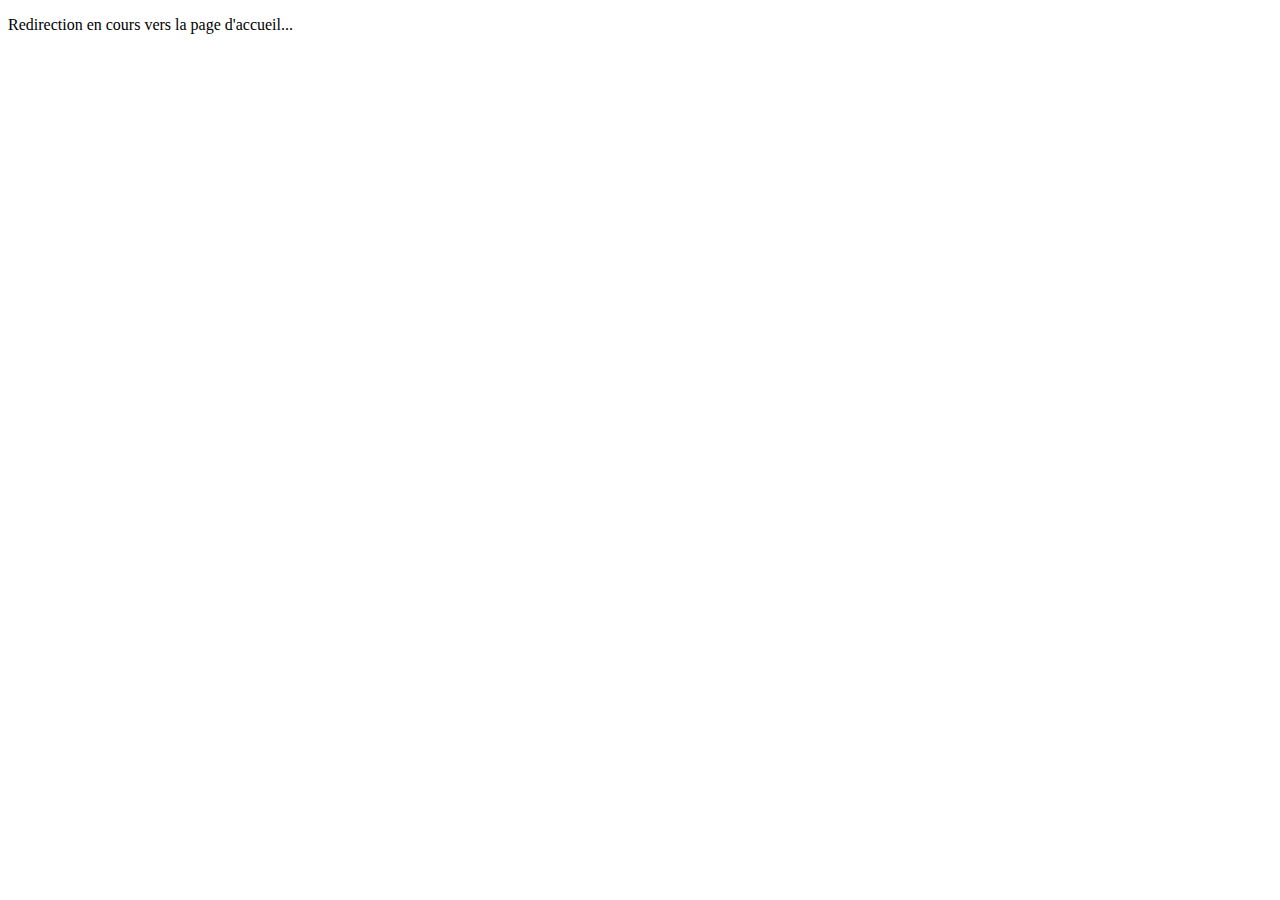
<file: index.html>
<!DOCTYPE html>
<html lang="fr">
<head>
    <meta charset="UTF-8">
    <meta name="viewport" content="width=device-width, initial-scale=1.0">
    <title>Redirection</title>
    <script>
        // Rediriger vers la page d'accueil
        
    </script>
</head>
<body>
    <p>Redirection en cours vers la page d'accueil...</p>
</body>
</html>
</file>
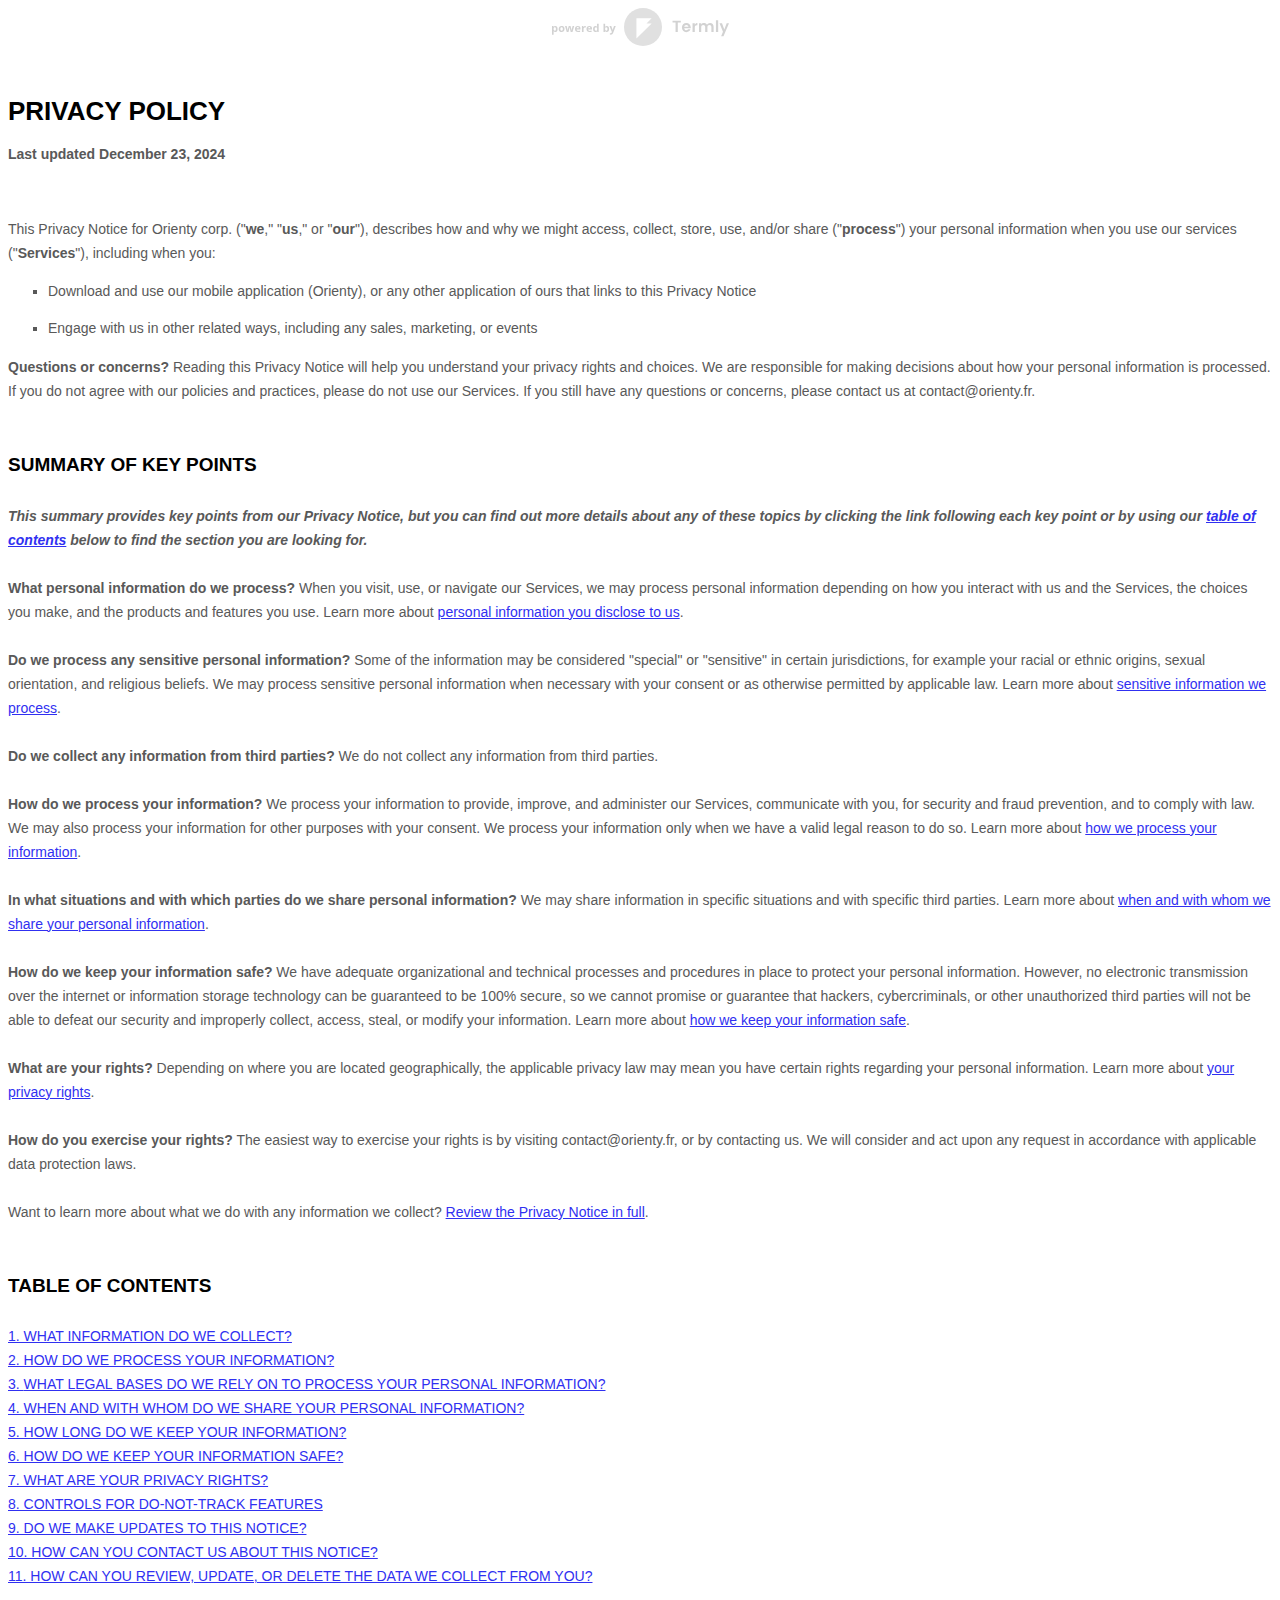
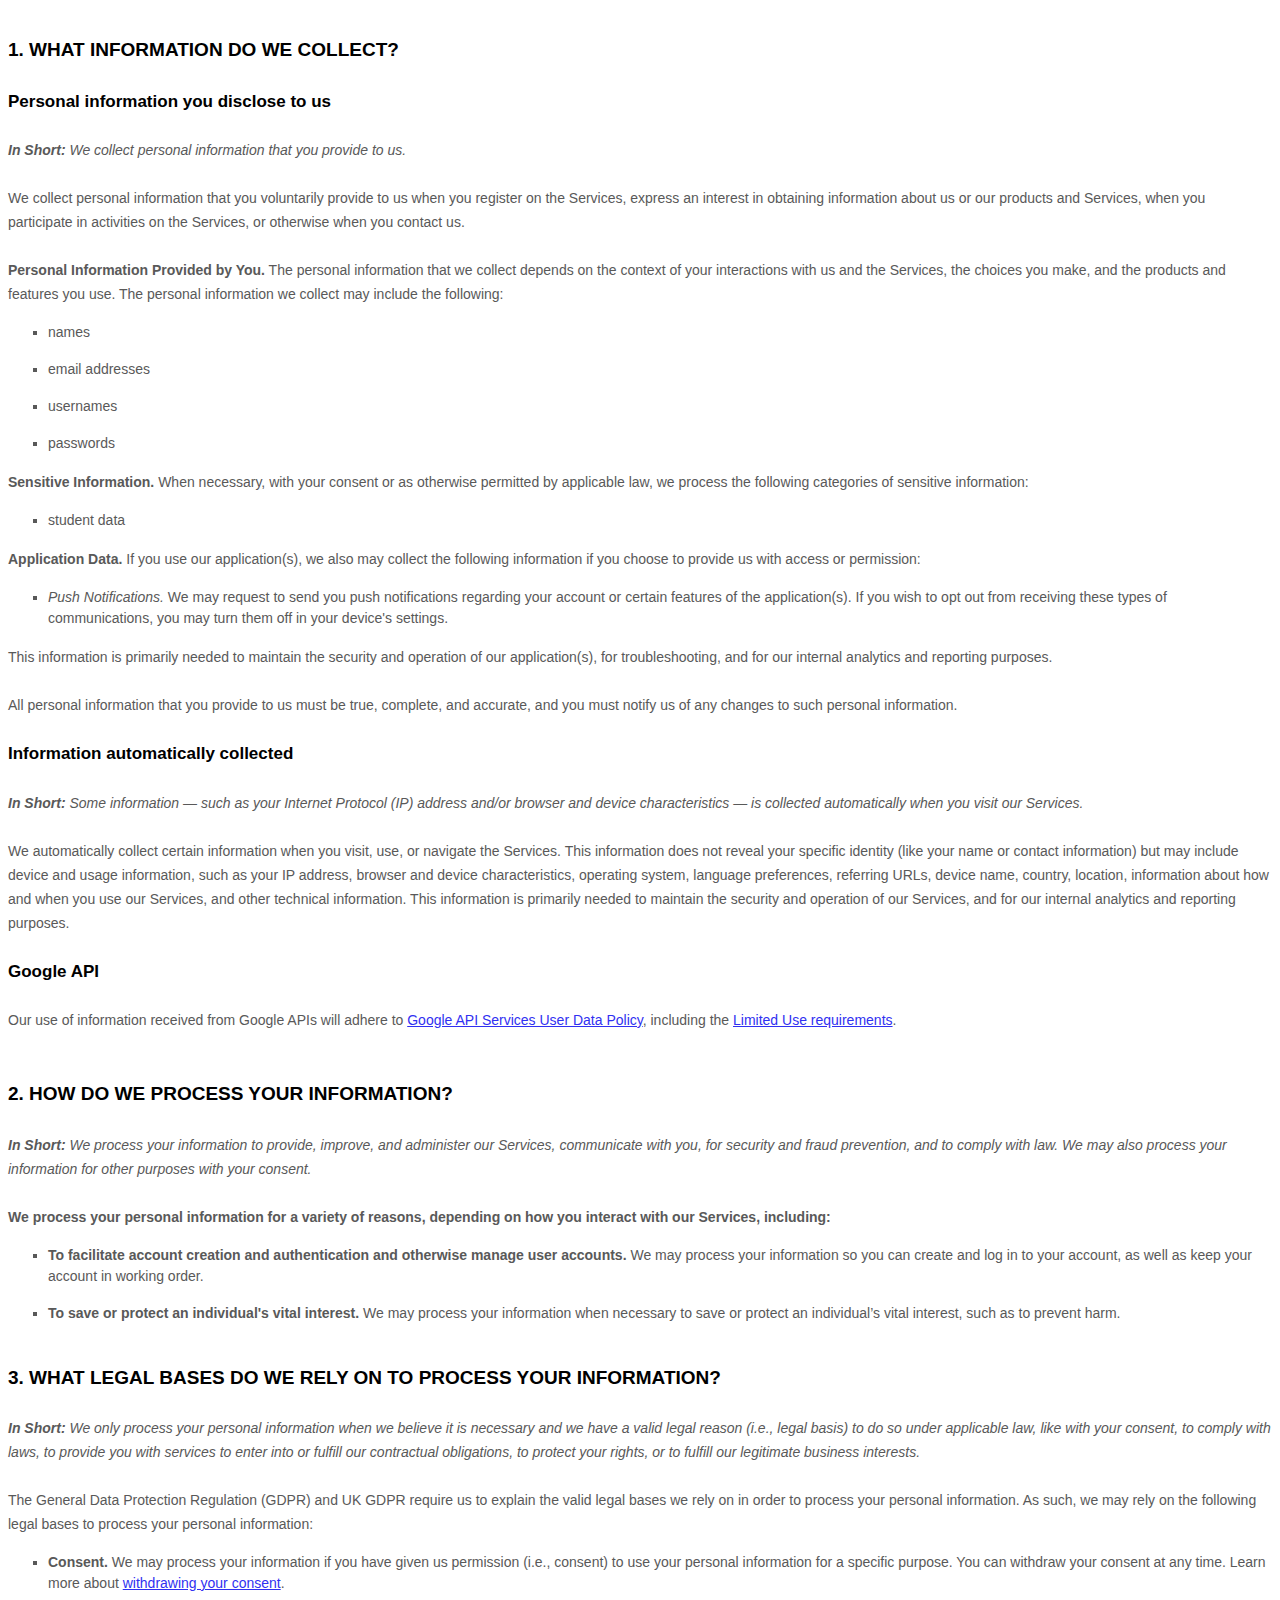
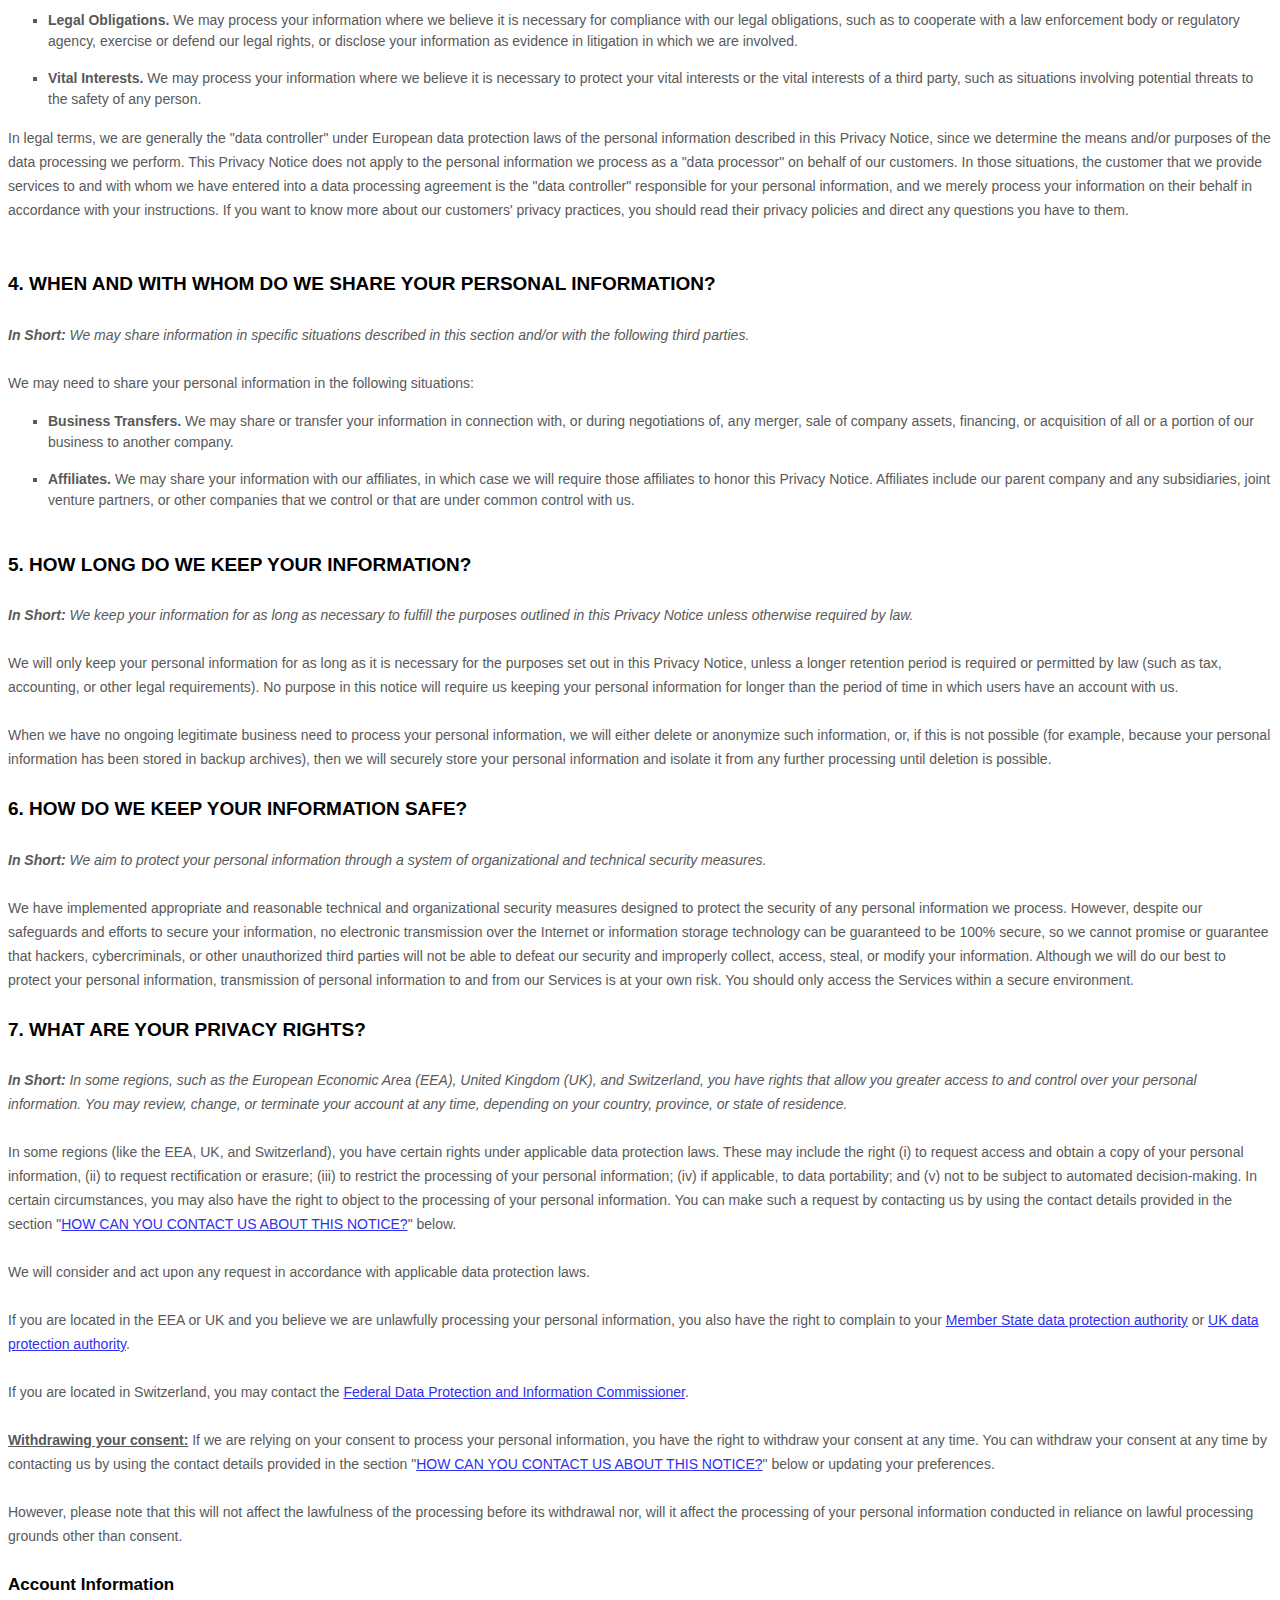
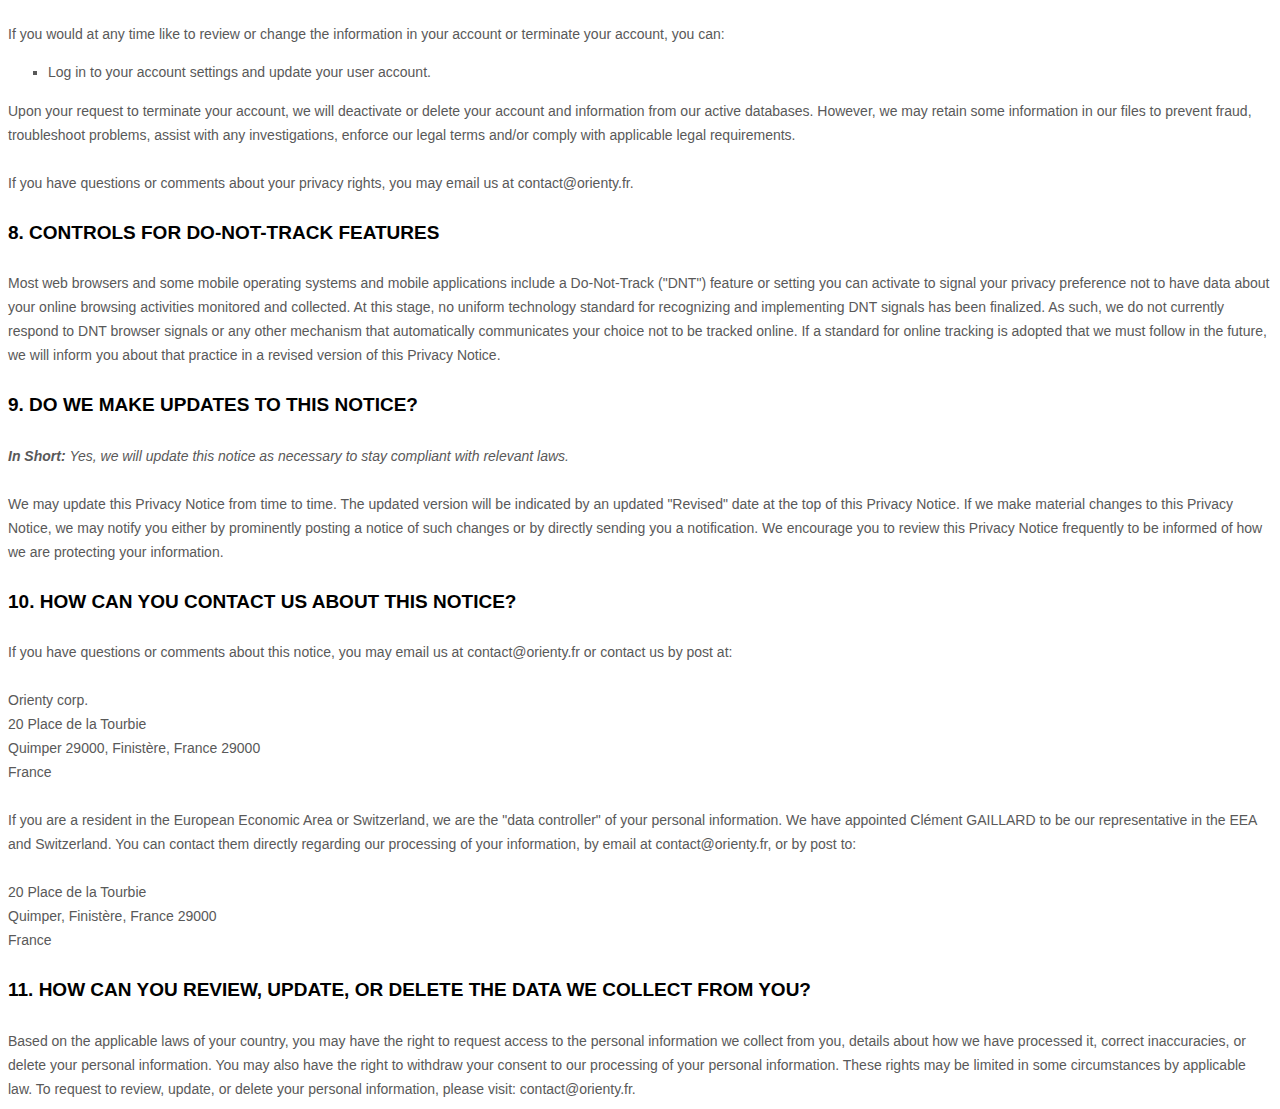
<file: Pages/ToS/tos.html>
<!DOCTYPE html>
<html lang="fr">
<head>
    <meta charset="UTF-8">
    <meta name="viewport" content="width=device-width, initial-scale=1.0">
    <title>Orienty - CGU</title>
</head>
<body>
    <style>
        [data-custom-class='body'], [data-custom-class='body'] * {
                background: transparent !important;
              }
      [data-custom-class='title'], [data-custom-class='title'] * {
                font-family: Arial !important;
      font-size: 26px !important;
      color: #000000 !important;
              }
      [data-custom-class='subtitle'], [data-custom-class='subtitle'] * {
                font-family: Arial !important;
      color: #595959 !important;
      font-size: 14px !important;
              }
      [data-custom-class='heading_1'], [data-custom-class='heading_1'] * {
                font-family: Arial !important;
      font-size: 19px !important;
      color: #000000 !important;
              }
      [data-custom-class='heading_2'], [data-custom-class='heading_2'] * {
                font-family: Arial !important;
      font-size: 17px !important;
      color: #000000 !important;
              }
      [data-custom-class='body_text'], [data-custom-class='body_text'] * {
                color: #595959 !important;
      font-size: 14px !important;
      font-family: Arial !important;
              }
      [data-custom-class='link'], [data-custom-class='link'] * {
                color: #3030F1 !important;
      font-size: 14px !important;
      font-family: Arial !important;
      word-break: break-word !important;
              }
      </style>
            <span style="display: block;margin: 0 auto 3.125rem;width: 11.125rem;height: 2.375rem;background: url([data-uri]) center no-repeat;"></span>
      
            <div data-custom-class="body">
            <div><strong><span style="font-size: 26px;"><span data-custom-class="title"><bdt class="block-component"></bdt><bdt class="question">PRIVACY POLICY</bdt><bdt class="statement-end-if-in-editor"></bdt></span></span></strong></div><div><br></div><div><span style="color: rgb(127, 127, 127);"><strong><span style="font-size: 15px;"><span data-custom-class="subtitle">Last updated <bdt class="question">December 23, 2024</bdt></span></span></strong></span></div><div><br></div><div><br></div><div><br></div><div style="line-height: 1.5;"><span style="color: rgb(127, 127, 127);"><span style="color: rgb(89, 89, 89); font-size: 15px;"><span data-custom-class="body_text">This Privacy Notice for <bdt class="question">Orienty corp.<bdt class="block-component"></bdt></bdt> (<bdt class="block-component"></bdt>"<strong>we</strong>," "<strong>us</strong>," or "<strong>our</strong>"<bdt class="statement-end-if-in-editor"></bdt></span><span data-custom-class="body_text">), describes how and why we might access, collect, store, use, and/or share (<bdt class="block-component"></bdt>"<strong>process</strong>"<bdt class="statement-end-if-in-editor"></bdt>) your personal information when you use our services (<bdt class="block-component"></bdt>"<strong>Services</strong>"<bdt class="statement-end-if-in-editor"></bdt>), including when you:</span></span></span><span style="font-size: 15px;"><span style="color: rgb(127, 127, 127);"><span data-custom-class="body_text"><span style="color: rgb(89, 89, 89);"><span data-custom-class="body_text"><bdt class="block-component"></bdt></span></span></span></span></span></span></span></span></li></ul><div><bdt class="block-component"><span style="font-size: 15px;"><span style="font-size: 15px;"><span style="color: rgb(127, 127, 127);"><span data-custom-class="body_text"><span style="color: rgb(89, 89, 89);"><span data-custom-class="body_text"><bdt class="block-component"></bdt></span></span></span></span></span></span></bdt></div><ul><li data-custom-class="body_text" style="line-height: 1.5;"><span style="font-size: 15px; color: rgb(89, 89, 89);"><span style="font-size: 15px; color: rgb(89, 89, 89);"><span data-custom-class="body_text">Download and use<bdt class="block-component"></bdt> our mobile application<bdt class="block-component"></bdt> (<bdt class="question">Orienty)<span style="font-size: 15px; color: rgb(89, 89, 89);"><span style="font-size: 15px; color: rgb(89, 89, 89);"><span data-custom-class="body_text"><span style="font-size: 15px;"><span style="color: rgb(89, 89, 89);"><span data-custom-class="body_text"><span style="font-size: 15px;"><span style="color: rgb(89, 89, 89);"><bdt class="statement-end-if-in-editor">,</bdt></span></span></span></span></span></span></span></span></bdt></span><span data-custom-class="body_text"><span style="font-size: 15px;"><span style="color: rgb(89, 89, 89);"><span data-custom-class="body_text"><span style="font-size: 15px;"><span style="color: rgb(89, 89, 89);"><bdt class="statement-end-if-in-editor"><bdt class="block-component"> or any other application of ours that links to this Privacy Notice</bdt></bdt></span></span></span></span></span></span></span></span></li></ul><div style="line-height: 1.5;"><bdt class="block-component"><span style="font-size: 15px;"></span></bdt></li></ul><div style="line-height: 1.5;"><span style="font-size: 15px;"><span style="color: rgb(127, 127, 127);"><span data-custom-class="body_text"><span style="color: rgb(89, 89, 89);"><span data-custom-class="body_text"><bdt class="block-component"></bdt></span></span></span></span></span></div><ul><li data-custom-class="body_text" style="line-height: 1.5;"><span style="font-size: 15px; color: rgb(89, 89, 89);"><span style="font-size: 15px; color: rgb(89, 89, 89);"><span data-custom-class="body_text">Engage with us in other related ways, including any sales, marketing, or events<span style="font-size: 15px;"><span style="color: rgb(89, 89, 89);"><span data-custom-class="body_text"><span style="font-size: 15px;"><span style="color: rgb(89, 89, 89);"><bdt class="statement-end-if-in-editor"></bdt></span></span></span></span></span></span></span></span></li></ul><div style="line-height: 1.5;"><span style="font-size: 15px;"><span style="color: rgb(127, 127, 127);"><span data-custom-class="body_text"><strong>Questions or concerns? </strong>Reading this Privacy Notice will help you understand your privacy rights and choices. We are responsible for making decisions about how your personal information is processed. If you do not agree with our policies and practices, please do not use our Services.<bdt class="block-component"></bdt> If you still have any questions or concerns, please contact us at <bdt class="question">contact@orienty.fr</bdt>.</span></span></span></div><div style="line-height: 1.5;"><br></div><div style="line-height: 1.5;"><br></div><div style="line-height: 1.5;"><strong><span style="font-size: 15px;"><span data-custom-class="heading_1">SUMMARY OF KEY POINTS</span></span></strong></div><div style="line-height: 1.5;"><br></div><div style="line-height: 1.5;"><span style="font-size: 15px;"><span data-custom-class="body_text"><strong><em>This summary provides key points from our Privacy Notice, but you can find out more details about any of these topics by clicking the link following each key point or by using our </em></strong></span></span><a data-custom-class="link" href="#toc"><span style="color: rgb(0, 58, 250); font-size: 15px;"><span data-custom-class="body_text"><strong><em>table of contents</em></strong></span></span></a><span style="font-size: 15px;"><span data-custom-class="body_text"><strong><em> below to find the section you are looking for.</em></strong></span></span></div><div style="line-height: 1.5;"><br></div><div style="line-height: 1.5;"><span style="font-size: 15px;"><span data-custom-class="body_text"><strong>What personal information do we process?</strong> When you visit, use, or navigate our Services, we may process personal information depending on how you interact with us and the Services, the choices you make, and the products and features you use. Learn more about </span></span><a data-custom-class="link" href="#personalinfo"><span style="color: rgb(0, 58, 250); font-size: 15px;"><span data-custom-class="body_text">personal information you disclose to us</span></span></a><span data-custom-class="body_text">.</span></div><div style="line-height: 1.5;"><br></div><div style="line-height: 1.5;"><span style="font-size: 15px;"><span data-custom-class="body_text"><strong>Do we process any sensitive personal information? </strong>Some of the information may be considered <bdt class="block-component"></bdt>"special" or "sensitive"<bdt class="statement-end-if-in-editor"></bdt> in certain jurisdictions, for example your racial or ethnic origins, sexual orientation, and religious beliefs. <bdt class="block-component"></bdt>We may process sensitive personal information when necessary with your consent or as otherwise permitted by applicable law. Learn more about </span></span><a data-custom-class="link" href="#sensitiveinfo"><span style="color: rgb(0, 58, 250); font-size: 15px;"><span data-custom-class="body_text">sensitive information we process</span></span></a><span data-custom-class="body_text">.</span><span style="font-size: 15px;"><span data-custom-class="body_text"><bdt class="statement-end-if-in-editor"></bdt></span></span></div><div style="line-height: 1.5;"><br></div><div style="line-height: 1.5;"><span style="font-size: 15px;"><span data-custom-class="body_text"><strong>Do we collect any information from third parties?</strong> <bdt class="block-component"></bdt>We do not collect any information from third parties.<bdt class="else-block"></bdt></span></span></div><div style="line-height: 1.5;"><br></div><div style="line-height: 1.5;"><span style="font-size: 15px;"><span data-custom-class="body_text"><strong>How do we process your information?</strong> We process your information to provide, improve, and administer our Services, communicate with you, for security and fraud prevention, and to comply with law. We may also process your information for other purposes with your consent. We process your information only when we have a valid legal reason to do so. Learn more about </span></span><a data-custom-class="link" href="#infouse"><span style="color: rgb(0, 58, 250); font-size: 15px;"><span data-custom-class="body_text">how we process your information</span></span></a><span data-custom-class="body_text">.</span></div><div style="line-height: 1.5;"><br></div><div style="line-height: 1.5;"><span style="font-size: 15px;"><span data-custom-class="body_text"><strong>In what situations and with which <bdt class="block-component"></bdt>parties do we share personal information?</strong> We may share information in specific situations and with specific <bdt class="block-component"></bdt>third parties. Learn more about </span></span><a data-custom-class="link" href="#whoshare"><span style="color: rgb(0, 58, 250); font-size: 15px;"><span data-custom-class="body_text">when and with whom we share your personal information</span></span></a><span style="font-size: 15px;"><span data-custom-class="body_text">.<bdt class="block-component"></bdt></span></span></div><div style="line-height: 1.5;"><br></div><div style="line-height: 1.5;"><span style="font-size: 15px;"><span data-custom-class="body_text"><strong>How do we keep your information safe?</strong> We have adequate <bdt class="block-component"></bdt>organizational<bdt class="statement-end-if-in-editor"></bdt> and technical processes and procedures in place to protect your personal information. However, no electronic transmission over the internet or information storage technology can be guaranteed to be 100% secure, so we cannot promise or guarantee that hackers, cybercriminals, or other <bdt class="block-component"></bdt>unauthorized<bdt class="statement-end-if-in-editor"></bdt> third parties will not be able to defeat our security and improperly collect, access, steal, or modify your information. Learn more about </span></span><a data-custom-class="link" href="#infosafe"><span style="color: rgb(0, 58, 250); font-size: 15px;"><span data-custom-class="body_text">how we keep your information safe</span></span></a><span data-custom-class="body_text">.</span><span style="font-size: 15px;"><span data-custom-class="body_text"><bdt class="statement-end-if-in-editor"></bdt></span></span></div><div style="line-height: 1.5;"><br></div><div style="line-height: 1.5;"><span style="font-size: 15px;"><span data-custom-class="body_text"><strong>What are your rights?</strong> Depending on where you are located geographically, the applicable privacy law may mean you have certain rights regarding your personal information. Learn more about </span></span><a data-custom-class="link" href="#privacyrights"><span style="color: rgb(0, 58, 250); font-size: 15px;"><span data-custom-class="body_text">your privacy rights</span></span></a><span data-custom-class="body_text">.</span></div><div style="line-height: 1.5;"><br></div><div style="line-height: 1.5;"><span style="font-size: 15px;"><span data-custom-class="body_text"><strong>How do you exercise your rights?</strong> The easiest way to exercise your rights is by <bdt class="block-component"></bdt>visiting <span style="color: rgb(0, 58, 250);"><bdt class="question">contact@orienty.fr</bdt></span><bdt class="else-block"></bdt>, or by contacting us. We will consider and act upon any request in accordance with applicable data protection laws.</span></span></div><div style="line-height: 1.5;"><br></div><div style="line-height: 1.5;"><span style="font-size: 15px;"><span data-custom-class="body_text">Want to learn more about what we do with any information we collect? </span></span><a data-custom-class="link" href="#toc"><span style="color: rgb(0, 58, 250); font-size: 15px;"><span data-custom-class="body_text">Review the Privacy Notice in full</span></span></a><span style="font-size: 15px;"><span data-custom-class="body_text">.</span></span></div><div style="line-height: 1.5;"><br></div><div style="line-height: 1.5;"><br></div><div id="toc" style="line-height: 1.5;"><span style="font-size: 15px;"><span style="color: rgb(127, 127, 127);"><span style="color: rgb(0, 0, 0);"><strong><span data-custom-class="heading_1">TABLE OF CONTENTS</span></strong></span></span></span></div><div style="line-height: 1.5;"><br></div><div style="line-height: 1.5;"><span style="font-size: 15px;"><a data-custom-class="link" href="#infocollect"><span style="color: rgb(0, 58, 250);">1. WHAT INFORMATION DO WE COLLECT?</span></a></span></div><div style="line-height: 1.5;"><span style="font-size: 15px;"><a data-custom-class="link" href="#infouse"><span style="color: rgb(0, 58, 250);">2. HOW DO WE PROCESS YOUR INFORMATION?<bdt class="block-component"></bdt></span></a></span></div><div style="line-height: 1.5;"><span style="font-size: 15px;"><a data-custom-class="link" href="#legalbases"><span style="color: rgb(0, 58, 250);">3. <span style="font-size: 15px;"><span style="color: rgb(0, 58, 250);">WHAT LEGAL BASES DO WE RELY ON TO PROCESS YOUR PERSONAL INFORMATION?</span></span><bdt class="statement-end-if-in-editor"></bdt></span></a></span></div><div style="line-height: 1.5;"><span style="font-size: 15px;"><span style="color: rgb(0, 58, 250);"><a data-custom-class="link" href="#whoshare">4. WHEN AND WITH WHOM DO WE SHARE YOUR PERSONAL INFORMATION?</a></span><span data-custom-class="body_text"><bdt class="block-component"></bdt></a><span style="color: rgb(127, 127, 127);"><span style="color: rgb(89, 89, 89);"><span data-custom-class="body_text"><span style="color: rgb(89, 89, 89);"><bdt class="block-component"></bdt></span></span></span></span><bdt class="block-component"></bdt></span></div><div style="line-height: 1.5;"><span style="font-size: 15px;"><span style="color: rgb(127, 127, 127);"><span style="color: rgb(89, 89, 89);"><span data-custom-class="body_text"><span style="color: rgb(89, 89, 89);"><span style="color: rgb(89, 89, 89);"><span style="color: rgb(89, 89, 89);"><bdt class="block-component"></bdt></span></span><bdt class="block-component"></bdt></span></span></span></span></span></div><div style="line-height: 1.5;"><span style="font-size: 15px;"><a data-custom-class="link" href="#inforetain"><span style="color: rgb(0, 58, 250);">5. HOW LONG DO WE KEEP YOUR INFORMATION?</span></a><span style="color: rgb(127, 127, 127);"><span style="color: rgb(89, 89, 89);"><span data-custom-class="body_text"><span style="color: rgb(89, 89, 89);"><span style="color: rgb(89, 89, 89);"><bdt class="block-component"></bdt></span></span></span></span></span></span></div><div style="line-height: 1.5;"><span style="font-size: 15px;"><a data-custom-class="link" href="#infosafe"><span style="color: rgb(0, 58, 250);">6. HOW DO WE KEEP YOUR INFORMATION SAFE?</span></a><span style="color: rgb(127, 127, 127);"><span style="color: rgb(89, 89, 89);"><span data-custom-class="body_text"><span style="color: rgb(89, 89, 89);"><bdt class="statement-end-if-in-editor"></bdt><bdt class="block-component"></bdt></span></span></span></span></span></div><div style="line-height: 1.5;"><span style="font-size: 15px;"><span style="color: rgb(0, 58, 250);"><a data-custom-class="link" href="#privacyrights">7. WHAT ARE YOUR PRIVACY RIGHTS?</a></span></span></div><div style="line-height: 1.5;"><span style="font-size: 15px;"><a data-custom-class="link" href="#DNT"><span style="color: rgb(0, 58, 250);">8. CONTROLS FOR DO-NOT-TRACK FEATURES<bdt class="block-component"></span><bdt class="block-component"><span style="font-size: 15px;"><span data-custom-class="body_text"></span></bdt></span></div><div style="line-height: 1.5;"><bdt class="block-component"><span style="font-size: 15px;"></bdt><bdt class="block-component"></bdt><bdt class="block-component"></bdt><bdt class="block-component"></bdt><bdt class="block-component"></bdt><bdt class="block-component"></bdt><bdt class="block-component"></bdt><bdt class="block-component"></bdt><bdt class="block-component"></bdt><bdt class="block-component"></span></bdt></div><div style="line-height: 1.5;"><span style="font-size: 15px;"><a data-custom-class="link" href="#policyupdates"><span style="color: rgb(0, 58, 250);">9. DO WE MAKE UPDATES TO THIS NOTICE?</span></a></span></div><div style="line-height: 1.5;"><a data-custom-class="link" href="#contact"><span style="color: rgb(0, 58, 250); font-size: 15px;">10. HOW CAN YOU CONTACT US ABOUT THIS NOTICE?</span></a></div><div style="line-height: 1.5;"><a data-custom-class="link" href="#request"><span style="color: rgb(0, 58, 250);">11. HOW CAN YOU REVIEW, UPDATE, OR DELETE THE DATA WE COLLECT FROM YOU?</span></a></div><div style="line-height: 1.5;"><br></div><div style="line-height: 1.5;"><br></div><div id="infocollect" style="line-height: 1.5;"><span style="color: rgb(0, 0, 0);"><span style="color: rgb(0, 0, 0); font-size: 15px;"><span style="font-size: 15px; color: rgb(0, 0, 0);"><span style="font-size: 15px; color: rgb(0, 0, 0);"><span id="control" style="color: rgb(0, 0, 0);"><strong><span data-custom-class="heading_1">1. WHAT INFORMATION DO WE COLLECT?</span></strong></span></span></span></span></span></div><div style="line-height: 1.5;"><br></div><div id="personalinfo" style="line-height: 1.5;"><span data-custom-class="heading_2" style="color: rgb(0, 0, 0);"><span style="font-size: 15px;"><strong>Personal information you disclose to us</strong></span></span></div><div><div><br></div><div style="line-height: 1.5;"><span style="color: rgb(127, 127, 127);"><span style="color: rgb(89, 89, 89); font-size: 15px;"><span data-custom-class="body_text"><span style="font-size: 15px; color: rgb(89, 89, 89);"><span style="font-size: 15px; color: rgb(89, 89, 89);"><span data-custom-class="body_text"><strong><em>In Short:</em></strong></span></span></span></span><span data-custom-class="body_text"><span style="font-size: 15px; color: rgb(89, 89, 89);"><span style="font-size: 15px; color: rgb(89, 89, 89);"><span data-custom-class="body_text"><strong><em> </em></strong><em>We collect personal information that you provide to us.</em></span></span></span></span></span></span></div></div><div style="line-height: 1.5;"><br></div><div style="line-height: 1.5;"><span style="font-size: 15px; color: rgb(89, 89, 89);"><span style="font-size: 15px; color: rgb(89, 89, 89);"><span data-custom-class="body_text">We collect personal information that you voluntarily provide to us when you <span style="font-size: 15px;"><bdt class="block-component"></bdt></span>register on the Services, </span><span style="font-size: 15px;"><span data-custom-class="body_text"><span style="font-size: 15px;"><bdt class="statement-end-if-in-editor"></bdt></span></span><span data-custom-class="body_text">express an interest in obtaining information about us or our products and Services, when you participate in activities on the Services, or otherwise when you contact us.</span></span></span></span></div><div style="line-height: 1.5;"><br></div><div style="line-height: 1.5;"><span style="font-size: 15px; color: rgb(89, 89, 89);"><span style="font-size: 15px; color: rgb(89, 89, 89);"><span data-custom-class="body_text"><span style="font-size: 15px;"><bdt class="block-component"></bdt></span></span></span></span></div><div style="line-height: 1.5;"><span style="font-size: 15px; color: rgb(89, 89, 89);"><span style="font-size: 15px; color: rgb(89, 89, 89);"><span data-custom-class="body_text"><strong>Personal Information Provided by You.</strong> The personal information that we collect depends on the context of your interactions with us and the Services, the choices you make, and the products and features you use. The personal information we collect may include the following:<span style="font-size: 15px;"><span data-custom-class="body_text"><bdt class="forloop-component"></bdt></span></span></span></span></span></div><ul><li data-custom-class="body_text" style="line-height: 1.5;"><span style="font-size: 15px; color: rgb(89, 89, 89);"><span style="font-size: 15px; color: rgb(89, 89, 89);"><span data-custom-class="body_text"><span style="font-size: 15px;"><span data-custom-class="body_text"><bdt class="question">names</bdt></span></span></span></span></span></li></ul><div style="line-height: 1.5;"><span style="font-size: 15px; color: rgb(89, 89, 89);"><span style="font-size: 15px; color: rgb(89, 89, 89);"><span data-custom-class="body_text"><span style="font-size: 15px;"><span data-custom-class="body_text"><bdt class="forloop-component"></bdt></span></span></span></span></span></div><ul><li data-custom-class="body_text" style="line-height: 1.5;"><span style="font-size: 15px; color: rgb(89, 89, 89);"><span style="font-size: 15px; color: rgb(89, 89, 89);"><span data-custom-class="body_text"><span style="font-size: 15px;"><span data-custom-class="body_text"><bdt class="question">email addresses</bdt></span></span></span></span></span></li></ul><div style="line-height: 1.5;"><span style="font-size: 15px; color: rgb(89, 89, 89);"><span style="font-size: 15px; color: rgb(89, 89, 89);"><span data-custom-class="body_text"><span style="font-size: 15px;"><span data-custom-class="body_text"><bdt class="forloop-component"></bdt></span></span></span></span></span></div><ul><li data-custom-class="body_text" style="line-height: 1.5;"><span style="font-size: 15px; color: rgb(89, 89, 89);"><span style="font-size: 15px; color: rgb(89, 89, 89);"><span data-custom-class="body_text"><span style="font-size: 15px;"><span data-custom-class="body_text"><bdt class="question">usernames</bdt></span></span></span></span></span></li></ul><div style="line-height: 1.5;"><span style="font-size: 15px; color: rgb(89, 89, 89);"><span style="font-size: 15px; color: rgb(89, 89, 89);"><span data-custom-class="body_text"><span style="font-size: 15px;"><span data-custom-class="body_text"><bdt class="forloop-component"></bdt></span></span></span></span></span></div><ul><li data-custom-class="body_text" style="line-height: 1.5;"><span style="font-size: 15px; color: rgb(89, 89, 89);"><span style="font-size: 15px; color: rgb(89, 89, 89);"><span data-custom-class="body_text"><span style="font-size: 15px;"><span data-custom-class="body_text"><bdt class="question">passwords</bdt></span></span></span></span></span></li></ul><div style="line-height: 1.5;"><span style="font-size: 15px; color: rgb(89, 89, 89);"><span style="font-size: 15px; color: rgb(89, 89, 89);"><span data-custom-class="body_text"><span style="font-size: 15px;"><span data-custom-class="body_text"><bdt class="forloop-component"></bdt></span><span data-custom-class="body_text"><bdt class="statement-end-if-in-editor"></bdt></span></span></span></span></span></div><div id="sensitiveinfo" style="line-height: 1.5;"><span style="font-size: 15px;"><span data-custom-class="body_text"><strong>Sensitive Information.</strong> <bdt class="block-component"></bdt>When necessary, with your consent or as otherwise permitted by applicable law, we process the following categories of sensitive information:<bdt class="forloop-component"></bdt></span></span></div><ul><li data-custom-class="body_text" style="line-height: 1.5;"><span style="font-size: 15px;"><span data-custom-class="body_text"><bdt class="question">student data</bdt></span></span></li></ul><div><span style="font-size: 15px;"><span data-custom-class="body_text"><bdt class="forloop-component"></bdt></span><span data-custom-class="body_text"><bdt class="statement-end-if-in-editor"></bdt></span></span><span style="font-size: 15px; color: rgb(89, 89, 89);"><span style="font-size: 15px; color: rgb(89, 89, 89);"><span data-custom-class="body_text"><span style="font-size: 15px;"><span data-custom-class="body_text"><bdt class="block-component"><bdt class="block-component"></bdt></bdt></span></span></span></span><bdt class="block-component"><bdt class="block-component"></bdt></bdt></div><div style="line-height: 1.5;"><span data-custom-class="body_text"><span style="font-size: 15px;"><strong>Application Data.</strong> If you use our application(s), we also may collect the following information if you choose to provide us with access or permission:<bdt class="block-component"></bdt></span></span></li></ul><div style="line-height: 1.5;"><bdt class="block-component"><span style="font-size: 15px;"><span data-custom-class="body_text"></bdt></span></span></li></ul><div style="line-height: 1.5;"><bdt class="block-component"><span style="font-size: 15px;"><span data-custom-class="body_text"></bdt></span></span></li></ul><div style="line-height: 1.5;"><bdt class="block-component"><span style="font-size: 15px;"><span data-custom-class="body_text"></span></span></bdt></div><ul><li data-custom-class="body_text" style="line-height: 1.5;"><span style="font-size: 15px;"><span data-custom-class="body_text"><em>Push Notifications.</em> We may request to send you push notifications regarding your account or certain features of the application(s). If you wish to opt out from receiving these types of communications, you may turn them off in your device's settings.<bdt class="statement-end-if-in-editor"></bdt></span></span></li></ul><div style="line-height: 1.5;"><span style="font-size: 15px;"><span data-custom-class="body_text">This information is primarily needed to maintain the security and operation of our application(s), for troubleshooting, and for our internal analytics and reporting purposes.</span></span></div><div style="line-height: 1.5;"><br></div><div style="line-height: 1.5;"><bdt class="statement-end-if-in-editor"><span style="font-size: 15px;"><span data-custom-class="body_text"></span></span></bdt></div><div style="line-height: 1.5;"><span style="font-size: 15px; color: rgb(89, 89, 89);"><span style="font-size: 15px; color: rgb(89, 89, 89);"><span data-custom-class="body_text">All personal information that you provide to us must be true, complete, and accurate, and you must notify us of any changes to such personal information.</span></span></span></div><div style="line-height: 1.5;"><br></div><div style="line-height: 1.5;"><span style="font-size: 15px; color: rgb(89, 89, 89);"><span style="font-size: 15px; color: rgb(89, 89, 89);"><span data-custom-class="body_text"><bdt class="block-component"></bdt></span></span></span></div><div style="line-height: 1.5;"><span data-custom-class="heading_2" style="color: rgb(0, 0, 0);"><span style="font-size: 15px;"><strong>Information automatically collected</strong></span></span></div><div><div><br></div><div style="line-height: 1.5;"><span style="color: rgb(127, 127, 127);"><span style="color: rgb(89, 89, 89); font-size: 15px;"><span data-custom-class="body_text"><span style="font-size: 15px; color: rgb(89, 89, 89);"><span style="font-size: 15px; color: rgb(89, 89, 89);"><span data-custom-class="body_text"><strong><em>In Short:</em></strong></span></span></span></span><span data-custom-class="body_text"><span style="font-size: 15px; color: rgb(89, 89, 89);"><span style="font-size: 15px; color: rgb(89, 89, 89);"><span data-custom-class="body_text"><strong><em> </em></strong><em>Some information — such as your Internet Protocol (IP) address and/or browser and device characteristics — is collected automatically when you visit our Services.</em></span></span></span></span></span></span></div></div><div style="line-height: 1.5;"><br></div><div style="line-height: 1.5;"><span style="font-size: 15px; color: rgb(89, 89, 89);"><span style="font-size: 15px; color: rgb(89, 89, 89);"><span data-custom-class="body_text">We automatically collect certain information when you visit, use, or navigate the Services. This information does not reveal your specific identity (like your name or contact information) but may include device and usage information, such as your IP address, browser and device characteristics, operating system, language preferences, referring URLs, device name, country, location, information about how and when you use our Services, and other technical information. This information is primarily needed to maintain the security and operation of our Services, and for our internal analytics and reporting purposes.</span></span></span></div><div style="line-height: 1.5;"><br></div><div style="line-height: 1.5;"><span style="font-size: 15px; color: rgb(89, 89, 89);"><span style="font-size: 15px; color: rgb(89, 89, 89);"><span data-custom-class="body_text"><bdt class="block-component"></span></bdt></span><span data-custom-class="body_text"><bdt class="block-component"></bdt><bdt class="statement-end-if-in-editor"></bdt></bdt></span></span></span><bdt class="block-component"><span style="font-size: 15px;"></span></bdt></div><div style="line-height: 1.5;"><span style="font-size: 15px;"><strong><span data-custom-class="heading_2">Google API</span></strong></span></div><div style="line-height: 1.5;"><span style="font-size: 15px;"><br></span></div><div style="line-height: 1.5;"><span style="font-size: 15px;"><span data-custom-class="body_text">Our use of information received from Google APIs will adhere to </span></span><a data-custom-class="link" href="https://developers.google.com/terms/api-services-user-data-policy" rel="noopener noreferrer" target="_blank"><span style="color: rgb(0, 58, 250); font-size: 15px;"><span data-custom-class="body_text">Google API Services User Data Policy</span></span></a><span style="font-size: 15px;"><span data-custom-class="body_text">, including the </span></span><a data-custom-class="link" href="https://developers.google.com/terms/api-services-user-data-policy#limited-use" rel="noopener noreferrer" target="_blank"><span style="color: rgb(0, 58, 250); font-size: 15px;"><span data-custom-class="body_text">Limited Use requirements</span></span></a><span style="font-size: 15px;"><span data-custom-class="body_text">.</span><br></span></div><div><span style="font-size: 15px;"><br></span></div><div style="line-height: 1.5;"><bdt class="statement-end-if-in-editor"><span style="font-size: 15px;"></span></bdt><span style="font-size: 15px; color: rgb(89, 89, 89);"><span style="font-size: 15px; color: rgb(89, 89, 89);"><span data-custom-class="body_text"><span style="color: rgb(89, 89, 89); font-size: 15px;"><span data-custom-class="body_text"><span style="color: rgb(89, 89, 89); font-size: 15px;"><span data-custom-class="body_text"><bdt class="statement-end-if-in-editor"><bdt class="block-component"></bdt></bdt></span></span></span></span></bdt></span></span></span></span></span></span></span></span><span style="font-size: 15px;"><span data-custom-class="body_text"><bdt class="block-component"></bdt></span></span></div><div style="line-height: 1.5;"><br></div><div id="infouse" style="line-height: 1.5;"><span style="color: rgb(127, 127, 127);"><span style="color: rgb(89, 89, 89); font-size: 15px;"><span style="font-size: 15px; color: rgb(89, 89, 89);"><span style="font-size: 15px; color: rgb(89, 89, 89);"><span id="control" style="color: rgb(0, 0, 0);"><strong><span data-custom-class="heading_1">2. HOW DO WE PROCESS YOUR INFORMATION?</span></strong></span></span></span></span></span></div><div><div style="line-height: 1.5;"><br></div><div style="line-height: 1.5;"><span style="color: rgb(127, 127, 127);"><span style="color: rgb(89, 89, 89); font-size: 15px;"><span data-custom-class="body_text"><span style="font-size: 15px; color: rgb(89, 89, 89);"><span style="font-size: 15px; color: rgb(89, 89, 89);"><span data-custom-class="body_text"><strong><em>In Short: </em></strong><em>We process your information to provide, improve, and administer our Services, communicate with you, for security and fraud prevention, and to comply with law. We may also process your information for other purposes with your consent.</em></span></span></span></span></span></span></div></div><div style="line-height: 1.5;"><br></div><div style="line-height: 1.5;"><span style="font-size: 15px; color: rgb(89, 89, 89);"><span style="font-size: 15px; color: rgb(89, 89, 89);"><span data-custom-class="body_text"><strong>We process your personal information for a variety of reasons, depending on how you interact with our Services, including:</strong><bdt class="block-component"></bdt></span></span></span></div><ul><li data-custom-class="body_text" style="line-height: 1.5;"><span style="font-size: 15px; color: rgb(89, 89, 89);"><span style="font-size: 15px; color: rgb(89, 89, 89);"><span data-custom-class="body_text"><strong>To facilitate account creation and authentication and otherwise manage user accounts. </strong>We may process your information so you can create and log in to your account, as well as keep your account in working order.<span style="font-size: 15px; color: rgb(89, 89, 89);"><span style="font-size: 15px; color: rgb(89, 89, 89);"><span data-custom-class="body_text"><span style="font-size: 15px;"><span style="color: rgb(89, 89, 89);"><span data-custom-class="body_text"><span style="font-size: 15px;"><span style="color: rgb(89, 89, 89);"><span data-custom-class="body_text"><bdt class="statement-end-if-in-editor"></bdt></span></span></span></span></span></span></span></span></span></span></span></span></li></ul><div style="line-height: 1.5;"><span style="font-size: 15px; color: rgb(89, 89, 89);"><span style="font-size: 15px; color: rgb(89, 89, 89);"><span data-custom-class="body_text"><bdt class="block-component"></bdt></span></span></span></span></span></span></span></span></span></span></span></span></span></span></span></li></ul><div style="line-height: 1.5;"><span style="font-size: 15px; color: rgb(89, 89, 89);"><span style="font-size: 15px; color: rgb(89, 89, 89);"><span data-custom-class="body_text"><bdt class="block-component"></bdt></span></span></span></span></span></span></span></span></span></span></span></span></span></span></span></span></span></span></span></span></span></li></ul><div style="line-height: 1.5;"><span style="font-size: 15px; color: rgb(89, 89, 89);"><span style="font-size: 15px; color: rgb(89, 89, 89);"><span data-custom-class="body_text"><bdt class="block-component"></bdt></span></span></span></span></span></span></span></span></span></span></span></span></li></ul><div style="line-height: 1.5;"><span style="font-size: 15px; color: rgb(89, 89, 89);"><span style="font-size: 15px; color: rgb(89, 89, 89);"><span data-custom-class="body_text"><bdt class="block-component"></bdt></span></span></span></li></ul><div style="line-height: 1.5;"><bdt class="block-component"><span style="font-size: 15px;"></bdt></span></span></span></span></span></span></li></ul><div style="line-height: 1.5;"><bdt class="block-component"><span style="font-size: 15px;"></bdt></span></span></span></span></span></span></span></span></span></li></ul><div style="line-height: 1.5;"><bdt class="block-component"><span style="font-size: 15px;"></bdt></span></span></span></span></span></span></span></span></span></span></span></span></li></ul><div style="line-height: 1.5;"><bdt class="block-component"><span style="font-size: 15px;"><span data-custom-class="body_text"></span></span></bdt></li></ul><p style="font-size: 15px; line-height: 1.5;"><bdt class="block-component"><span style="font-size: 15px;"></bdt></span></span></span></span></span></span></span></span></span></span></span></li></ul><p style="font-size: 15px; line-height: 1.5;"><bdt class="block-component"><span style="font-size: 15px;"></bdt></span></span></span></span></span></span></span></span></span></span></span></li></ul><p style="font-size: 15px; line-height: 1.5;"><bdt class="block-component"></bdt></span></span></span></span></span></span></span></span></span></span></span></li></ul><p style="font-size: 15px; line-height: 1.5;"><bdt class="block-component"></bdt></span></span></span></span></span></span></span></span></span></span></span></li></ul><div style="line-height: 1.5;"><bdt class="block-component"><span style="font-size: 15px;"><span data-custom-class="body_text"></span></bdt></span></li></ul><div style="line-height: 1.5;"><bdt class="block-component"><span style="font-size: 15px;"></bdt></span></span></span></li></ul><div style="line-height: 1.5;"><bdt class="block-component"><span style="font-size: 15px;"></bdt></span></span></span></li></ul><div style="line-height: 1.5;"><span style="font-size: 15px;"><bdt class="block-component"><span data-custom-class="body_text"></bdt></span></span></li></ul><div style="line-height: 1.5;"><bdt class="block-component"><span style="font-size: 15px;"><span data-custom-class="body_text"></bdt></span></span></li></ul><div style="line-height: 1.5;"><bdt class="block-component"><span style="font-size: 15px;"><span data-custom-class="body_text"></span></span></bdt></li></ul><div style="line-height: 1.5;"><bdt class="block-component"><span style="font-size: 15px;"><span data-custom-class="body_text"></span></span></bdt></li></ul><div style="line-height: 1.5;"><bdt class="block-component"><span style="font-size: 15px;"><span data-custom-class="body_text"></span></span></bdt></li></ul><div style="line-height: 1.5;"><bdt class="block-component"><span style="font-size: 15px;"><span data-custom-class="body_text"></span></span></bdt></li></ul><div style="line-height: 1.5;"><bdt class="block-component"><span style="font-size: 15px;"><span data-custom-class="body_text"></span></span></bdt></li></ul><div style="line-height: 1.5;"><bdt class="block-component"><span style="font-size: 15px;"><span data-custom-class="body_text"></span></span></bdt></li></ul><div style="line-height: 1.5;"><bdt class="block-component"><span style="font-size: 15px;"><span data-custom-class="body_text"></bdt></span></span></li></ul><div style="line-height: 1.5;"><bdt class="block-component"><span style="font-size: 15px;"><span data-custom-class="body_text"></bdt></span></span></li></ul><div style="line-height: 1.5;"><bdt class="block-component"><span style="font-size: 15px;"><span data-custom-class="body_text"></bdt></span></span></li></ul><div style="line-height: 1.5;"><bdt class="block-component"><span style="font-size: 15px;"><span data-custom-class="body_text"></span></span></bdt></div><ul><li data-custom-class="body_text" style="line-height: 1.5;"><span data-custom-class="body_text"><span style="font-size: 15px;"><strong>To save or protect an individual's vital interest.</strong> We may process your information when necessary to save or protect an individual’s vital interest, such as to prevent harm.</span></span><bdt class="statement-end-if-in-editor"><span style="font-size: 15px;"><span data-custom-class="body_text"></span></span></bdt></li></ul><div style="line-height: 1.5;"><bdt class="block-component"><span style="font-size: 15px;"><span data-custom-class="body_text"></span></span></bdt><bdt class="block-component"><span style="font-size: 15px;"><span data-custom-class="body_text"></bdt></span></span><bdt class="block-component"><span style="font-size: 15px;"><span data-custom-class="body_text"></span></span></bdt><bdt class="block-component"><span style="font-size: 15px;"><span data-custom-class="body_text"></span></span></bdt></div><div style="line-height: 1.5;"><br></div><div id="legalbases" style="line-height: 1.5;"><strong><span style="font-size: 15px;"><span data-custom-class="heading_1">3. WHAT LEGAL BASES DO WE RELY ON TO PROCESS YOUR INFORMATION?</span></span></strong></div><div style="line-height: 1.5;"><br></div><div style="line-height: 1.5;"><em><span style="font-size: 15px;"><span data-custom-class="body_text"><strong>In Short: </strong>We only process your personal information when we believe it is necessary and we have a valid legal reason (i.e.<bdt class="block-component"></bdt>,<bdt class="statement-end-if-in-editor"></bdt> legal basis) to do so under applicable law, like with your consent, to comply with laws, to provide you with services to enter into or <bdt class="block-component"></bdt>fulfill<bdt class="statement-end-if-in-editor"></bdt> our contractual obligations, to protect your rights, or to <bdt class="block-component"></bdt>fulfill<bdt class="statement-end-if-in-editor"></bdt> our legitimate business interests.</span></span></em></div><div style="line-height: 1.5;"><br></div><div style="line-height: 1.5;"><span style="font-size: 15px;"><span data-custom-class="body_text"><bdt class="block-component"></bdt></span><span data-custom-class="body_text"><bdt class="block-component"></bdt></span></span></div><div style="line-height: 1.5;"><span style="font-size: 15px;"><span data-custom-class="body_text">The General Data Protection Regulation (GDPR) and UK GDPR require us to explain the valid legal bases we rely on in order to process your personal information. As such, we may rely on the following legal bases to process your personal information:</span></span></div><ul><li data-custom-class="body_text" style="line-height: 1.5;"><span style="font-size: 15px;"><span data-custom-class="body_text"><strong>Consent. </strong>We may process your information if you have given us permission (i.e.<bdt class="block-component"></bdt>,<bdt class="statement-end-if-in-editor"></bdt> consent) to use your personal information for a specific purpose. You can withdraw your consent at any time. Learn more about </span></span><a data-custom-class="link" href="#withdrawconsent"><span style="color: rgb(0, 58, 250); font-size: 15px;"><span data-custom-class="body_text">withdrawing your consent</span></span></a><span data-custom-class="body_text">.</span></li></ul><div style="line-height: 1.5;"><bdt class="block-component"><span style="font-size: 15px;"><span data-custom-class="body_text"></span></span></bdt></li></ul><div style="line-height: 1.5;"><bdt class="block-component"><span style="font-size: 15px;"><span data-custom-class="body_text"></span></span></bdt><bdt class="block-component"><span style="font-size: 15px;"><span data-custom-class="body_text"></span></span></bdt></div><ul><li data-custom-class="body_text" style="line-height: 1.5;"><span data-custom-class="body_text"><span style="font-size: 15px;"><strong>Legal Obligations.</strong> We may process your information where we believe it is necessary for compliance with our legal obligations, such as to cooperate with a law enforcement body or regulatory agency, exercise or defend our legal rights, or disclose your information as evidence in litigation in which we are involved.<bdt class="statement-end-if-in-editor"></bdt><br></span></span></li></ul><div style="line-height: 1.5;"><bdt class="block-component"><span style="font-size: 15px;"><span data-custom-class="body_text"></span></span></bdt></div><ul><li data-custom-class="body_text" style="line-height: 1.5;"><span data-custom-class="body_text"><span style="font-size: 15px;"><strong>Vital Interests.</strong> We may process your information where we believe it is necessary to protect your vital interests or the vital interests of a third party, such as situations involving potential threats to the safety of any person.</span></span><bdt class="statement-end-if-in-editor"><span style="font-size: 15px;"><span data-custom-class="body_text"></span></span></bdt></li></ul><div style="line-height: 1.5;"><bdt class="block-component"><span style="font-size: 15px;"><span data-custom-class="body_text"></span></span></bdt><span data-custom-class="body_text"><span style="font-size: 15px;">In legal terms, we are generally the <bdt class="block-component"></bdt>"data controller"<bdt class="statement-end-if-in-editor"></bdt> under European data protection laws of the personal information described in this Privacy Notice, since we determine the means and/or purposes of the data processing we perform. This Privacy Notice does not apply to the personal information we process as a <bdt class="block-component"></bdt>"data processor"<bdt class="statement-end-if-in-editor"></bdt> on behalf of our customers. In those situations, the customer that we provide services to and with whom we have entered into a data processing agreement is the <bdt class="block-component"></bdt>"data controller"<bdt class="statement-end-if-in-editor"></bdt> responsible for your personal information, and we merely process your information on their behalf in accordance with your instructions. If you want to know more about our customers' privacy practices, you should read their privacy policies and direct any questions you have to them.</span></span></div><div style="line-height: 1.5;"><br></div><div style="line-height: 1.5;"><bdt class="statement-end-if-in-editor"><span style="font-size: 15px;"><span data-custom-class="body_text"></span></span></bdt><span data-custom-class="body_text"><span style="font-size: 15px;"><bdt class="block-component"><bdt class="block-component"></span></span></bdt><bdt class="statement-end-if-in-editor"><span style="font-size: 15px;"><span data-custom-class="body_text"></span></span></bdt></div><div style="line-height: 1.5;"><br></div><div id="whoshare" style="line-height: 1.5;"><span style="color: rgb(127, 127, 127);"><span style="color: rgb(89, 89, 89); font-size: 15px;"><span style="font-size: 15px; color: rgb(89, 89, 89);"><span style="font-size: 15px; color: rgb(89, 89, 89);"><span id="control" style="color: rgb(0, 0, 0);"><strong><span data-custom-class="heading_1">4. WHEN AND WITH WHOM DO WE SHARE YOUR PERSONAL INFORMATION?</span></strong></span></span></span></span></span></div><div style="line-height: 1.5;"><br></div><div style="line-height: 1.5;"><span style="font-size: 15px; color: rgb(89, 89, 89);"><span style="font-size: 15px; color: rgb(89, 89, 89);"><span data-custom-class="body_text"><strong><em>In Short:</em></strong><em> We may share information in specific situations described in this section and/or with the following <bdt class="block-component"></bdt>third parties.</em></span></span></span></div><div style="line-height: 1.5;"><span style="font-size: 15px; color: rgb(89, 89, 89);"><span style="font-size: 15px; color: rgb(89, 89, 89);"><span data-custom-class="body_text"><bdt class="block-component"></span></div><div style="line-height: 1.5;"><br></div><div style="line-height: 1.5;"><span style="font-size: 15px;"><span data-custom-class="body_text">We <bdt class="block-component"></bdt>may need to share your personal information in the following situations:</span></span></div><ul><li data-custom-class="body_text" style="line-height: 1.5;"><span style="font-size: 15px;"><span data-custom-class="body_text"><strong>Business Transfers.</strong> We may share or transfer your information in connection with, or during negotiations of, any merger, sale of company assets, financing, or acquisition of all or a portion of our business to another company.</span></span></li></ul><div style="line-height: 1.5;"><span style="font-size: 15px;"><span data-custom-class="body_text"><bdt class="block-component"></bdt></span></span></li></ul><div style="line-height: 1.5;"><span style="font-size: 15px;"><bdt class="block-component"><span data-custom-class="body_text"></span></bdt></span></div><ul><li data-custom-class="body_text" style="line-height: 1.5;"><span style="font-size: 15px;"><span data-custom-class="body_text"><strong>Affiliates. </strong>We may share your information with our affiliates, in which case we will require those affiliates to <bdt class="block-component"></bdt>honor<bdt class="statement-end-if-in-editor"></bdt> this Privacy Notice. Affiliates include our parent company and any subsidiaries, joint venture partners, or other companies that we control or that are under common control with us.</span><bdt class="statement-end-if-in-editor"><span data-custom-class="body_text"></span></bdt></span></li></ul><div style="line-height: 1.5;"><bdt class="block-component"><span style="font-size: 15px;"><span data-custom-class="body_text"></span></span></bdt></li></ul><div style="line-height: 1.5;"><bdt class="block-component"><span style="font-size: 15px;"><span data-custom-class="body_text"></bdt></span></span></li></ul><div style="line-height: 1.5;"><bdt class="block-component"><span style="font-size: 15px;"><span data-custom-class="body_text"></span></span></bdt><span data-custom-class="body_text"><span style="font-size: 15px;"><bdt class="block-component"></bdt></span></span><bdt class="statement-end-if-in-editor"><span style="font-size: 15px;"><span data-custom-class="body_text"></span></span></bdt></li></ul><div style="line-height: 1.5;"><bdt class="block-component"><span style="font-size: 15px;"><span data-custom-class="body_text"></span></span></bdt><span style="color: rgb(89, 89, 89); font-size: 15px;"><span style="font-size: 15px;"><span style="color: rgb(89, 89, 89);"><span style="font-size: 15px;"><span style="color: rgb(89, 89, 89);"><bdt class="block-component"><span data-custom-class="heading_1"><bdt class="block-component"></bdt></span></span></span></span></span></span></span></span></span></span><span style="font-size: 15px;"><bdt class="block-component"></bdt></span><span style="font-size: 15px; color: rgb(89, 89, 89);"><span style="font-size: 15px; color: rgb(89, 89, 89);"><span data-custom-class="body_text"><span style="color: rgb(89, 89, 89); font-size: 15px;"><span style="color: rgb(89, 89, 89); font-size: 15px;"><span style="color: rgb(89, 89, 89); font-size: 15px;"><span style="font-size: 15px;"><span style="color: rgb(89, 89, 89);"><span style="font-size: 15px;"><span style="color: rgb(89, 89, 89);"><span data-custom-class="body_text"><bdt class="block-component"></bdt></span><bdt class="block-component"><span data-custom-class="body_text"><bdt class="block-component"></bdt></span></span></span></span></span></span></span></span></span></span></span></span></span></div><div style="line-height: 1.5;"><br></div><div id="inforetain" style="line-height: 1.5;"><span style="color: rgb(127, 127, 127);"><span style="color: rgb(89, 89, 89); font-size: 15px;"><span style="font-size: 15px; color: rgb(89, 89, 89);"><span style="font-size: 15px; color: rgb(89, 89, 89);"><span id="control" style="color: rgb(0, 0, 0);"><strong><span data-custom-class="heading_1">5. HOW LONG DO WE KEEP YOUR INFORMATION?</span></strong></span></span></span></span></span></div><div style="line-height: 1.5;"><br></div><div style="line-height: 1.5;"><span style="font-size: 15px; color: rgb(89, 89, 89);"><span style="font-size: 15px; color: rgb(89, 89, 89);"><span data-custom-class="body_text"><strong><em>In Short: </em></strong><em>We keep your information for as long as necessary to <bdt class="block-component"></bdt>fulfill<bdt class="statement-end-if-in-editor"></bdt> the purposes outlined in this Privacy Notice unless otherwise required by law.</em></span></span></span></div><div style="line-height: 1.5;"><br></div><div style="line-height: 1.5;"><span style="font-size: 15px; color: rgb(89, 89, 89);"><span style="font-size: 15px; color: rgb(89, 89, 89);"><span data-custom-class="body_text">We will only keep your personal information for as long as it is necessary for the purposes set out in this Privacy Notice, unless a longer retention period is required or permitted by law (such as tax, accounting, or other legal requirements).<bdt class="block-component"></bdt> No purpose in this notice will require us keeping your personal information for longer than <span style="font-size: 15px;"><span style="color: rgb(89, 89, 89);"><span data-custom-class="body_text"><bdt class="block-component"></bdt></span></span></span><bdt class="block-component"></bdt>the period of time in which users have an account with us<bdt class="block-component"></bdt><span style="font-size: 15px;"><span style="color: rgb(89, 89, 89);"><span data-custom-class="body_text"><bdt class="else-block"></bdt></span></span></span>.</span></span></span></div><div style="line-height: 1.5;"><br></div><div style="line-height: 1.5;"><span style="font-size: 15px; color: rgb(89, 89, 89);"><span style="font-size: 15px; color: rgb(89, 89, 89);"><span data-custom-class="body_text">When we have no ongoing legitimate business need to process your personal information, we will either delete or <bdt class="block-component"></bdt>anonymize<bdt class="statement-end-if-in-editor"></bdt> such information, or, if this is not possible (for example, because your personal information has been stored in backup archives), then we will securely store your personal information and isolate it from any further processing until deletion is possible.<span style="color: rgb(89, 89, 89);"><bdt class="block-component"></bdt></span></span></span></span></div><div style="line-height: 1.5;"><br></div><div id="infosafe" style="line-height: 1.5;"><span style="color: rgb(127, 127, 127);"><span style="color: rgb(89, 89, 89); font-size: 15px;"><span style="font-size: 15px; color: rgb(89, 89, 89);"><span style="font-size: 15px; color: rgb(89, 89, 89);"><span id="control" style="color: rgb(0, 0, 0);"><strong><span data-custom-class="heading_1">6. HOW DO WE KEEP YOUR INFORMATION SAFE?</span></strong></span></span></span></span></span></div><div style="line-height: 1.5;"><br></div><div style="line-height: 1.5;"><span style="font-size: 15px; color: rgb(89, 89, 89);"><span style="font-size: 15px; color: rgb(89, 89, 89);"><span data-custom-class="body_text"><strong><em>In Short: </em></strong><em>We aim to protect your personal information through a system of <bdt class="block-component"></bdt>organizational<bdt class="statement-end-if-in-editor"></bdt> and technical security measures.</em></span></span></span></div><div style="line-height: 1.5;"><br></div><div style="line-height: 1.5;"><span style="font-size: 15px; color: rgb(89, 89, 89);"><span style="font-size: 15px; color: rgb(89, 89, 89);"><span data-custom-class="body_text">We have implemented appropriate and reasonable technical and <bdt class="block-component"></bdt>organizational<bdt class="statement-end-if-in-editor"></bdt> security measures designed to protect the security of any personal information we process. However, despite our safeguards and efforts to secure your information, no electronic transmission over the Internet or information storage technology can be guaranteed to be 100% secure, so we cannot promise or guarantee that hackers, cybercriminals, or other <bdt class="block-component"></bdt>unauthorized<bdt class="statement-end-if-in-editor"></bdt> third parties will not be able to defeat our security and improperly collect, access, steal, or modify your information. Although we will do our best to protect your personal information, transmission of personal information to and from our Services is at your own risk. You should only access the Services within a secure environment.<span style="color: rgb(89, 89, 89);"><bdt class="statement-end-if-in-editor"></bdt></span><span style="color: rgb(89, 89, 89); font-size: 15px;"><span data-custom-class="body_text"><bdt class="block-component"></bdt></span></span></span></span></span></span></div><div style="line-height: 1.5;"><br></div><div id="privacyrights" style="line-height: 1.5;"><span style="color: rgb(127, 127, 127);"><span style="color: rgb(89, 89, 89); font-size: 15px;"><span style="font-size: 15px; color: rgb(89, 89, 89);"><span style="font-size: 15px; color: rgb(89, 89, 89);"><span id="control" style="color: rgb(0, 0, 0);"><strong><span data-custom-class="heading_1">7. WHAT ARE YOUR PRIVACY RIGHTS?</span></strong></span></span></span></span></span></div><div style="line-height: 1.5;"><br></div><div style="line-height: 1.5;"><span style="font-size: 15px; color: rgb(89, 89, 89);"><span style="font-size: 15px; color: rgb(89, 89, 89);"><span data-custom-class="body_text"><strong><em>In Short:</em></strong><em> <span style="color: rgb(89, 89, 89);"><span style="font-size: 15px;"><span data-custom-class="body_text"><em><bdt class="block-component"></bdt></em></span></span></span><bdt class="block-component"></bdt>In <bdt class="statement-end-if-in-editor"></bdt>some regions, such as <bdt class="block-component"></bdt>the European Economic Area (EEA), United Kingdom (UK), and Switzerland<bdt class="block-component"></bdt>, you have rights that allow you greater access to and control over your personal information.<span style="color: rgb(89, 89, 89);"><span style="font-size: 15px;"><span data-custom-class="body_text"><em><bdt class="statement-end-if-in-editor"></bdt></em></span></span> </span>You may review, change, or terminate your account at any time, depending on your country, province, or state of residence.</em><span style="color: rgb(89, 89, 89);"><span style="font-size: 15px;"><bdt class="block-component"></bdt></span></span></span></span></span></div><div style="line-height: 1.5;"><br></div><div style="line-height: 1.5;"><span style="font-size: 15px; color: rgb(89, 89, 89);"><span style="font-size: 15px; color: rgb(89, 89, 89);"><span data-custom-class="body_text">In some regions (like <bdt class="block-component"></bdt>the EEA, UK, and Switzerland<bdt class="block-component"></bdt>), you have certain rights under applicable data protection laws. These may include the right (i) to request access and obtain a copy of your personal information, (ii) to request rectification or erasure; (iii) to restrict the processing of your personal information; (iv) if applicable, to data portability; and (v) not to be subject to automated decision-making. In certain circumstances, you may also have the right to object to the processing of your personal information. You can make such a request by contacting us by using the contact details provided in the section <bdt class="block-component"></bdt>"<bdt class="statement-end-if-in-editor"></bdt></span></span></span><a data-custom-class="link" href="#contact"><span style="font-size: 15px; color: rgb(0, 58, 250);"><span style="font-size: 15px; color: rgb(0, 58, 250);"><span data-custom-class="body_text">HOW CAN YOU CONTACT US ABOUT THIS NOTICE?</span></span></span></a><span style="font-size: 15px; color: rgb(89, 89, 89);"><span style="font-size: 15px; color: rgb(89, 89, 89);"><span data-custom-class="body_text"><bdt class="block-component"></bdt>"<bdt class="statement-end-if-in-editor"></bdt> below.</span></span></span></div><div style="line-height: 1.5;"><br></div><div style="line-height: 1.5;"><span style="font-size: 15px; color: rgb(89, 89, 89);"><span style="font-size: 15px; color: rgb(89, 89, 89);"><span data-custom-class="body_text">We will consider and act upon any request in accordance with applicable data protection laws.<bdt class="block-component"></bdt></span></span></span></div><div style="line-height: 1.5;"><span style="font-size: 15px; color: rgb(89, 89, 89);"> </span></div><div style="line-height: 1.5;"><span style="font-size: 15px; color: rgb(89, 89, 89);"><span style="font-size: 15px; color: rgb(89, 89, 89);"><span data-custom-class="body_text">If you are located in the EEA or UK and you believe we are unlawfully processing your personal information, you also have the right to complain to your <span style="font-size: 15px;"><span style="color: rgb(0, 58, 250);"><span data-custom-class="body_text"><span style="color: rgb(0, 58, 250);"><span data-custom-class="body_text"><a data-custom-class="link" href="https://ec.europa.eu/justice/data-protection/bodies/authorities/index_en.htm" rel="noopener noreferrer" target="_blank"><span style="font-size: 15px;">Member State data protection authority</span></a></span></span></span></span></span> or </span></span></span><a data-custom-class="link" href="https://ico.org.uk/make-a-complaint/data-protection-complaints/data-protection-complaints/" rel="noopener noreferrer" target="_blank"><span style="font-size: 15px; color: rgb(0, 58, 250);"><span style="font-size: 15px; color: rgb(0, 58, 250);"><span data-custom-class="body_text">UK data protection authority</span></span></span></a><span style="font-size: 15px; color: rgb(89, 89, 89);"><span style="font-size: 15px; color: rgb(89, 89, 89);"><span data-custom-class="body_text">.</span></span></span></div><div style="line-height: 1.5;"><br></div><div style="line-height: 1.5;"><span style="font-size: 15px; color: rgb(89, 89, 89);"><span style="font-size: 15px; color: rgb(89, 89, 89);"><span data-custom-class="body_text">If you are located in Switzerland, you may contact the <span style="font-size: 15px;"><span style="color: rgb(0, 58, 250);"><span data-custom-class="body_text"><span style="color: rgb(0, 58, 250);"><span data-custom-class="body_text"><span style="color: rgb(0, 58, 250); font-size: 15px;"><a data-custom-class="link" href="https://www.edoeb.admin.ch/edoeb/en/home.html" rel="noopener noreferrer" target="_blank">Federal Data Protection and Information Commissioner</a></span></span></span></span></span></span>.</span></span></span></div><div style="line-height: 1.5;"><br></div><div id="withdrawconsent" style="line-height: 1.5;"><span style="font-size: 15px; color: rgb(89, 89, 89);"><span style="font-size: 15px; color: rgb(89, 89, 89);"><span data-custom-class="body_text"><strong><u>Withdrawing your consent:</u></strong> If we are relying on your consent to process your personal information,<bdt class="block-component"></bdt><bdt class="else-block"></bdt> you have the right to withdraw your consent at any time. You can withdraw your consent at any time by contacting us by using the contact details provided in the section <bdt class="block-component"></bdt>"<bdt class="statement-end-if-in-editor"></bdt></span></span></span><a data-custom-class="link" href="#contact"><span style="font-size: 15px; color: rgb(0, 58, 250);"><span style="font-size: 15px; color: rgb(0, 58, 250);"><span data-custom-class="body_text">HOW CAN YOU CONTACT US ABOUT THIS NOTICE?</span></span></span></a><span style="font-size: 15px; color: rgb(89, 89, 89);"><span style="font-size: 15px; color: rgb(89, 89, 89);"><span data-custom-class="body_text"><bdt class="block-component"></bdt>"<bdt class="statement-end-if-in-editor"></bdt> below<bdt class="block-component"></bdt> or updating your preferences<bdt class="statement-end-if-in-editor"></bdt>.</span></span></span></div><div style="line-height: 1.5;"><br></div><div style="line-height: 1.5;"><span style="font-size: 15px;"><span data-custom-class="body_text">However, please note that this will not affect the lawfulness of the processing before its withdrawal nor,<bdt class="block-component"></bdt><bdt class="else-block"></bdt> will it affect the processing of your personal information conducted in reliance on lawful processing grounds other than consent.<bdt class="block-component"></bdt></span></span><bdt class="block-component"><span style="font-size: 15px;"><span data-custom-class="body_text"></span></span></bdt></div><div style="line-height: 1.5;"><br></div><div style="line-height: 1.5;"><span style="font-size: 15px;"><span data-custom-class="heading_2"><strong>Account Information</strong></span></span></div><div style="line-height: 1.5;"><br></div><div style="line-height: 1.5;"><span data-custom-class="body_text"><span style="font-size: 15px;">If you would at any time like to review or change the information in your account or terminate your account, you can:<bdt class="forloop-component"></bdt></span></span></div><ul><li data-custom-class="body_text" style="line-height: 1.5;"><span data-custom-class="body_text"><span style="font-size: 15px;"><bdt class="question">Log in to your account settings and update your user account.</bdt></span></span></li></ul><div style="line-height: 1.5;"><span data-custom-class="body_text"><span style="font-size: 15px;"><bdt class="forloop-component"></bdt></span></span></div><div style="line-height: 1.5;"><span style="font-size: 15px;"><span data-custom-class="body_text">Upon your request to terminate your account, we will deactivate or delete your account and information from our active databases. However, we may retain some information in our files to prevent fraud, troubleshoot problems, assist with any investigations, enforce our legal terms and/or comply with applicable legal requirements.</span></span><bdt class="statement-end-if-in-editor"><span style="font-size: 15px;"><span data-custom-class="body_text"></span></span></bdt><span style="font-size: 15px; color: rgb(89, 89, 89);"><span style="font-size: 15px; color: rgb(89, 89, 89);"><span data-custom-class="body_text"><span style="font-size: 15px;"><span style="color: rgb(89, 89, 89);"><span style="font-size: 15px;"><span style="color: rgb(89, 89, 89);"><span data-custom-class="body_text"><span style="font-size: 15px;"><span style="color: rgb(89, 89, 89);"><bdt class="block-component"></bdt></span></span></span></span></span></span></span></span></span></span></span></span><bdt class="block-component"><span style="font-size: 15px;"><span data-custom-class="body_text"></span></span></bdt></div><div style="line-height: 1.5;"><br></div><div style="line-height: 1.5;"><span data-custom-class="body_text"><span style="font-size: 15px;">If you have questions or comments about your privacy rights, you may email us at <bdt class="question">contact@orienty.fr</bdt>.</span></span><bdt class="statement-end-if-in-editor"><span style="font-size: 15px;"><span data-custom-class="body_text"></span></span></bdt></div><div style="line-height: 1.5;"><br></div><div id="DNT" style="line-height: 1.5;"><span style="color: rgb(127, 127, 127);"><span style="color: rgb(89, 89, 89); font-size: 15px;"><span style="font-size: 15px; color: rgb(89, 89, 89);"><span style="font-size: 15px; color: rgb(89, 89, 89);"><span id="control" style="color: rgb(0, 0, 0);"><strong><span data-custom-class="heading_1">8. CONTROLS FOR DO-NOT-TRACK FEATURES</span></strong></span></span></span></span></span></div><div style="line-height: 1.5;"><br></div><div style="line-height: 1.5;"><span style="font-size: 15px; color: rgb(89, 89, 89);"><span style="font-size: 15px; color: rgb(89, 89, 89);"><span data-custom-class="body_text">Most web browsers and some mobile operating systems and mobile applications include a Do-Not-Track (<bdt class="block-component"></bdt>"DNT"<bdt class="statement-end-if-in-editor"></bdt>) feature or setting you can activate to signal your privacy preference not to have data about your online browsing activities monitored and collected. At this stage, no uniform technology standard for <bdt class="block-component"></bdt>recognizing<bdt class="statement-end-if-in-editor"></bdt> and implementing DNT signals has been <bdt class="block-component"></bdt>finalized<bdt class="statement-end-if-in-editor"></bdt>. As such, we do not currently respond to DNT browser signals or any other mechanism that automatically communicates your choice not to be tracked online. If a standard for online tracking is adopted that we must follow in the future, we will inform you about that practice in a revised version of this Privacy Notice.</span></span></span><bdt class="block-component"><span style="font-size: 15px;"></span></bdt></div><div style="line-height: 1.5;"><span style="font-size: 15px; color: rgb(89, 89, 89);"><span style="font-size: 15px; color: rgb(89, 89, 89);"><span data-custom-class="body_text"><bdt class="block-component"></bdt></bdt></span></span></span></span></span></span></span></span></span></span></span></bdt></span></span></span></span></span></span></span></span></span></span><bdt class="block-component"><span style="font-size: 15px;"></bdt></span><bdt class="block-component"><span style="font-size: 15px;"></span></bdt></div><div style="line-height: 1.5;"><br></div><div id="policyupdates" style="line-height: 1.5;"><span style="color: rgb(127, 127, 127);"><span style="color: rgb(89, 89, 89); font-size: 15px;"><span style="font-size: 15px; color: rgb(89, 89, 89);"><span style="font-size: 15px; color: rgb(89, 89, 89);"><span id="control" style="color: rgb(0, 0, 0);"><strong><span data-custom-class="heading_1">9. DO WE MAKE UPDATES TO THIS NOTICE?</span></strong></span></span></span></span></span></div><div style="line-height: 1.5;"><br></div><div style="line-height: 1.5;"><span style="font-size: 15px; color: rgb(89, 89, 89);"><span style="font-size: 15px; color: rgb(89, 89, 89);"><span data-custom-class="body_text"><em><strong>In Short: </strong>Yes, we will update this notice as necessary to stay compliant with relevant laws.</em></span></span></span></div><div style="line-height: 1.5;"><br></div><div style="line-height: 1.5;"><span style="font-size: 15px; color: rgb(89, 89, 89);"><span style="font-size: 15px; color: rgb(89, 89, 89);"><span data-custom-class="body_text">We may update this Privacy Notice from time to time. The updated version will be indicated by an updated <bdt class="block-component"></bdt>"Revised"<bdt class="statement-end-if-in-editor"></bdt> date at the top of this Privacy Notice. If we make material changes to this Privacy Notice, we may notify you either by prominently posting a notice of such changes or by directly sending you a notification. We encourage you to review this Privacy Notice frequently to be informed of how we are protecting your information.</span></span></span></div><div style="line-height: 1.5;"><br></div><div id="contact" style="line-height: 1.5;"><span style="color: rgb(127, 127, 127);"><span style="color: rgb(89, 89, 89); font-size: 15px;"><span style="font-size: 15px; color: rgb(89, 89, 89);"><span style="font-size: 15px; color: rgb(89, 89, 89);"><span id="control" style="color: rgb(0, 0, 0);"><strong><span data-custom-class="heading_1">10. HOW CAN YOU CONTACT US ABOUT THIS NOTICE?</span></strong></span></span></span></span></span></div><div style="line-height: 1.5;"><br></div><div style="line-height: 1.5;"><span style="font-size: 15px; color: rgb(89, 89, 89);"><span style="font-size: 15px; color: rgb(89, 89, 89);"><span data-custom-class="body_text">If you have questions or comments about this notice, you may <span style="color: rgb(89, 89, 89); font-size: 15px;"><span data-custom-class="body_text"><bdt class="block-component"><bdt class="block-component"></bdt></bdt>email us at <bdt class="question">contact@orienty.fr or </bdt><bdt class="statement-end-if-in-editor"><bdt class="block-component"></bdt></bdt></span></span><span style="font-size: 15px; color: rgb(89, 89, 89);"><span style="font-size: 15px; color: rgb(89, 89, 89);"><span data-custom-class="body_text">contact us by post at:</span></span></span></span></span></span></div><div style="line-height: 1.5;"><br></div><div style="line-height: 1.5;"><span style="font-size: 15px; color: rgb(89, 89, 89);"><span style="font-size: 15px; color: rgb(89, 89, 89);"><span data-custom-class="body_text"><span style="font-size: 15px;"><span style="color: rgb(89, 89, 89);"><span style="color: rgb(89, 89, 89);"><span data-custom-class="body_text"><bdt class="question">Orienty corp.</bdt></span></span></span></span></span><span data-custom-class="body_text"><span style="color: rgb(89, 89, 89);"><span data-custom-class="body_text"><bdt class="block-component"></bdt></bdt></span></span></span></span></div><div style="line-height: 1.5;"><span style="font-size: 15px;"><span data-custom-class="body_text"><bdt class="question">20 Place de la Tourbie</bdt><span style="color: rgb(89, 89, 89);"><span style="font-size: 15px;"><bdt class="block-component"></bdt></span></span></span></bdt></span></div><div style="line-height: 1.5;"><span style="font-size: 15px;"><span data-custom-class="body_text"><bdt class="question">Quimper 29000</bdt><span style="color: rgb(89, 89, 89);"><span style="font-size: 15px;"><bdt class="block-component"></bdt>, <bdt class="question">Finistère, France</bdt><bdt class="statement-end-if-in-editor"></bdt><bdt class="block-component"></bdt> <bdt class="question">29000</bdt><bdt class="statement-end-if-in-editor"></bdt><bdt class="block-component"></bdt><bdt class="block-component"></bdt></span></span></span></bdt></span></div><div style="line-height: 1.5;"><span style="font-size: 15px;"><span data-custom-class="body_text"><span style="font-size: 15px;"><span data-custom-class="body_text"><span style="color: rgb(89, 89, 89);"><bdt class="block-component"></bdt></span></span></span><bdt class="question">France</bdt><span style="font-size: 15px;"><span data-custom-class="body_text"><span style="color: rgb(89, 89, 89);"><bdt class="statement-end-if-in-editor"><span style="font-size: 15px;"><span data-custom-class="body_text"><span style="color: rgb(89, 89, 89);"><bdt class="statement-end-if-in-editor"><span style="font-size: 15px;"><span data-custom-class="body_text"><span style="color: rgb(89, 89, 89);"><bdt class="statement-end-if-in-editor"></bdt></span></span></span></bdt><bdt class="statement-end-if-in-editor"></bdt></span></span></span><span data-custom-class="body_text"><span style="color: rgb(89, 89, 89);"><span style="font-size: 15px;"><bdt class="statement-end-if-in-editor"></bdt></span></span></span></bdt></span></span></span></span><span data-custom-class="body_text"><span style="font-size: 15px;"><span data-custom-class="body_text"><span style="color: rgb(89, 89, 89);"><bdt class="statement-end-if-in-editor"><span style="color: rgb(89, 89, 89);"><span style="font-size: 15px;"><span data-custom-class="body_text"><bdt class="block-component"></bdt></span></span></span></bdt></span></span></span></span></span></div><div style="line-height: 1.5;"><br></div><div style="line-height: 1.5;"><span data-custom-class="body_text" style="font-size: 15px;">If you are a resident in the European Economic Area<bdt class="block-component"></bdt> or Switzerland<bdt class="statement-end-if-in-editor"></bdt>, we are the <bdt class="block-component"></bdt>"data controller"<bdt class="statement-end-if-in-editor"></bdt> of your personal information. We have appointed <span style="color: rgb(89, 89, 89); font-size: 15px;"><span data-custom-class="body_text"><bdt class="question">Clément GAILLARD</bdt></span></span> to be our representative in the EEA<bdt class="block-component"></bdt> and Switzerland<bdt class="statement-end-if-in-editor"></bdt>. You can contact them directly regarding our processing of your information<span style="color: rgb(89, 89, 89); font-size: 15px;"><span data-custom-class="body_text">,<bdt class="block-component"></bdt> by email at <bdt class="question">contact@orienty.fr</bdt>,<bdt class="statement-end-if-in-editor"></bdt><bdt class="block-component"></bdt><bdt class="block-component"></bdt></span></span> or by post to:<span style="font-size: 15px;"><span data-custom-class="body_text"><span style="font-size: 15px;"><span data-custom-class="body_text"><bdt class="question"><bdt class="statement-end-if-in-editor"><bdt class="block-component"></bdt></bdt></bdt></span></span></span></span></span><span style="font-size: 15px;"><span data-custom-class="body_text"><bdt class="question"><bdt class="block-component"></bdt></bdt></span></span></div><div style="line-height: 1.5;"><br></div><div style="line-height: 1.5;"><span style="font-size: 15px;"><span data-custom-class="body_text"><bdt class="question">20 Place de la Tourbie<span style="font-size: 15px;"><span data-custom-class="body_text"><bdt class="question"><bdt class="statement-end-if-in-editor"></bdt></bdt></span></span><span style="color: rgb(89, 89, 89); font-size: 15px;"><span data-custom-class="body_text"><bdt class="block-component"><bdt class="block-component"></bdt></bdt></span></span></span></span></div><div style="line-height: 1.5;"><span style="font-size: 15px;"><span data-custom-class="body_text"><span style="font-size: 15px;"><span data-custom-class="body_text"><bdt class="question">Quimper<span style="font-size: 15px;"><span data-custom-class="body_text"><span style="color: rgb(89, 89, 89); font-size: 15px;"><span data-custom-class="body_text"><bdt class="statement-end-if-in-editor"><bdt class="statement-end-if-in-editor"></bdt></bdt></span></span></span></span></bdt></span></span><span style="color: rgb(89, 89, 89); font-size: 15px;"><span data-custom-class="body_text"><bdt class="block-component"></bdt></span></span><span style="font-size: 15px; color: rgb(89, 89, 89);"><span data-custom-class="body_text">, </span></span><span style="color: rgb(89, 89, 89); font-size: 15px;"><span data-custom-class="body_text"><bdt class="question">Finistère, France</bdt></span><span data-custom-class="body_text"><bdt class="statement-end-if-in-editor"><bdt class="block-component"></bdt></bdt></span></span><span style="font-size: 15px;"><span data-custom-class="body_text"> <bdt class="question">29000<span style="font-size: 15px;"><span data-custom-class="body_text"><span style="color: rgb(89, 89, 89); font-size: 15px;"><span data-custom-class="body_text"><bdt class="statement-end-if-in-editor"></bdt></span></span></span></span><bdt class="block-component"></bdt></bdt></span></span></span></span></div><div style="line-height: 1.5;"><bdt class="block-component"><span style="font-size: 15px;"><span data-custom-class="body_text"></span></span></bdt></div><div style="line-height: 1.5;"><span style="font-size: 15px;"><span data-custom-class="body_text"><span style="font-size: 15px;"><span data-custom-class="body_text"><bdt class="question">France</bdt></span></span></span></span><span data-custom-class="body_text" style="font-size: 15px;"><span style="font-size: 15px;"><span data-custom-class="body_text"><span style="font-size: 15px;"><span data-custom-class="body_text"><bdt class="question"><bdt class="statement-end-if-in-editor"></bdt></bdt></span></span></span><span data-custom-class="body_text"><span style="font-size: 15px;"><span data-custom-class="body_text"><bdt class="question"><bdt class="statement-end-if-in-editor"><bdt class="statement-end-if-in-editor"><span data-custom-class="body_text" style="font-size: 15px;"><span style="font-size: 15px;"><span data-custom-class="body_text"><span style="font-size: 15px;"><span data-custom-class="body_text"><bdt class="question"><bdt class="statement-end-if-in-editor"><bdt class="statement-end-if-in-editor"><bdt class="block-component"></bdt></span></span></span></span></span></span><bdt class="block-component"><span style="font-size: 15px;"></span></bdt><span style="font-size: 15px;"><span data-custom-class="body_text"><span style="color: rgb(89, 89, 89); font-size: 15px;"><span style="font-size: 15px;"><span data-custom-class="body_text"><bdt class="statement-end-if-in-editor"><bdt class="block-component"></bdt></span></span></div><div style="line-height: 1.5;"><br></div><div id="request" style="line-height: 1.5;"><span style="color: rgb(127, 127, 127);"><span style="color: rgb(89, 89, 89); font-size: 15px;"><span style="font-size: 15px; color: rgb(89, 89, 89);"><span style="font-size: 15px; color: rgb(89, 89, 89);"><span id="control" style="color: rgb(0, 0, 0);"><strong><span data-custom-class="heading_1">11. HOW CAN YOU REVIEW, UPDATE, OR DELETE THE DATA WE COLLECT FROM YOU?</span></strong></span></span></span></span></span></div><div style="line-height: 1.5;"><br></div><div style="line-height: 1.5;"><span style="font-size: 15px; color: rgb(89, 89, 89);"><span style="font-size: 15px; color: rgb(89, 89, 89);"><span data-custom-class="body_text"><bdt class="block-component"></bdt>Based on the applicable laws of your country<bdt class="block-component"></bdt>, you may<bdt class="else-block"><bdt class="block-component"> have the right to request access to the personal information we collect from you, details about how we have processed it, correct inaccuracies, or delete your personal information. You may also have the right to <bdt class="block-component"></bdt>withdraw your consent to our processing of your personal information. These rights may be limited in some circumstances by applicable law. To request to review, update, or delete your personal information, please <bdt class="block-component"></span></bdt><span data-custom-class="body_text">visit: <span style="color: rgb(0, 58, 250);"><bdt class="question">contact@orienty.fr</bdt></span><bdt class="else-block"></bdt></span></span><span data-custom-class="body_text">.</span></span></span></div><style>
            ul {
              list-style-type: square;
            }
            ul > li > ul {
              list-style-type: circle;
            }
            ul > li > ul > li > ul {
              list-style-type: square;
            }
            ol li {
              font-family: Arial ;
            }
          </style>
            </div>
            
</body>
</html>
</file>
